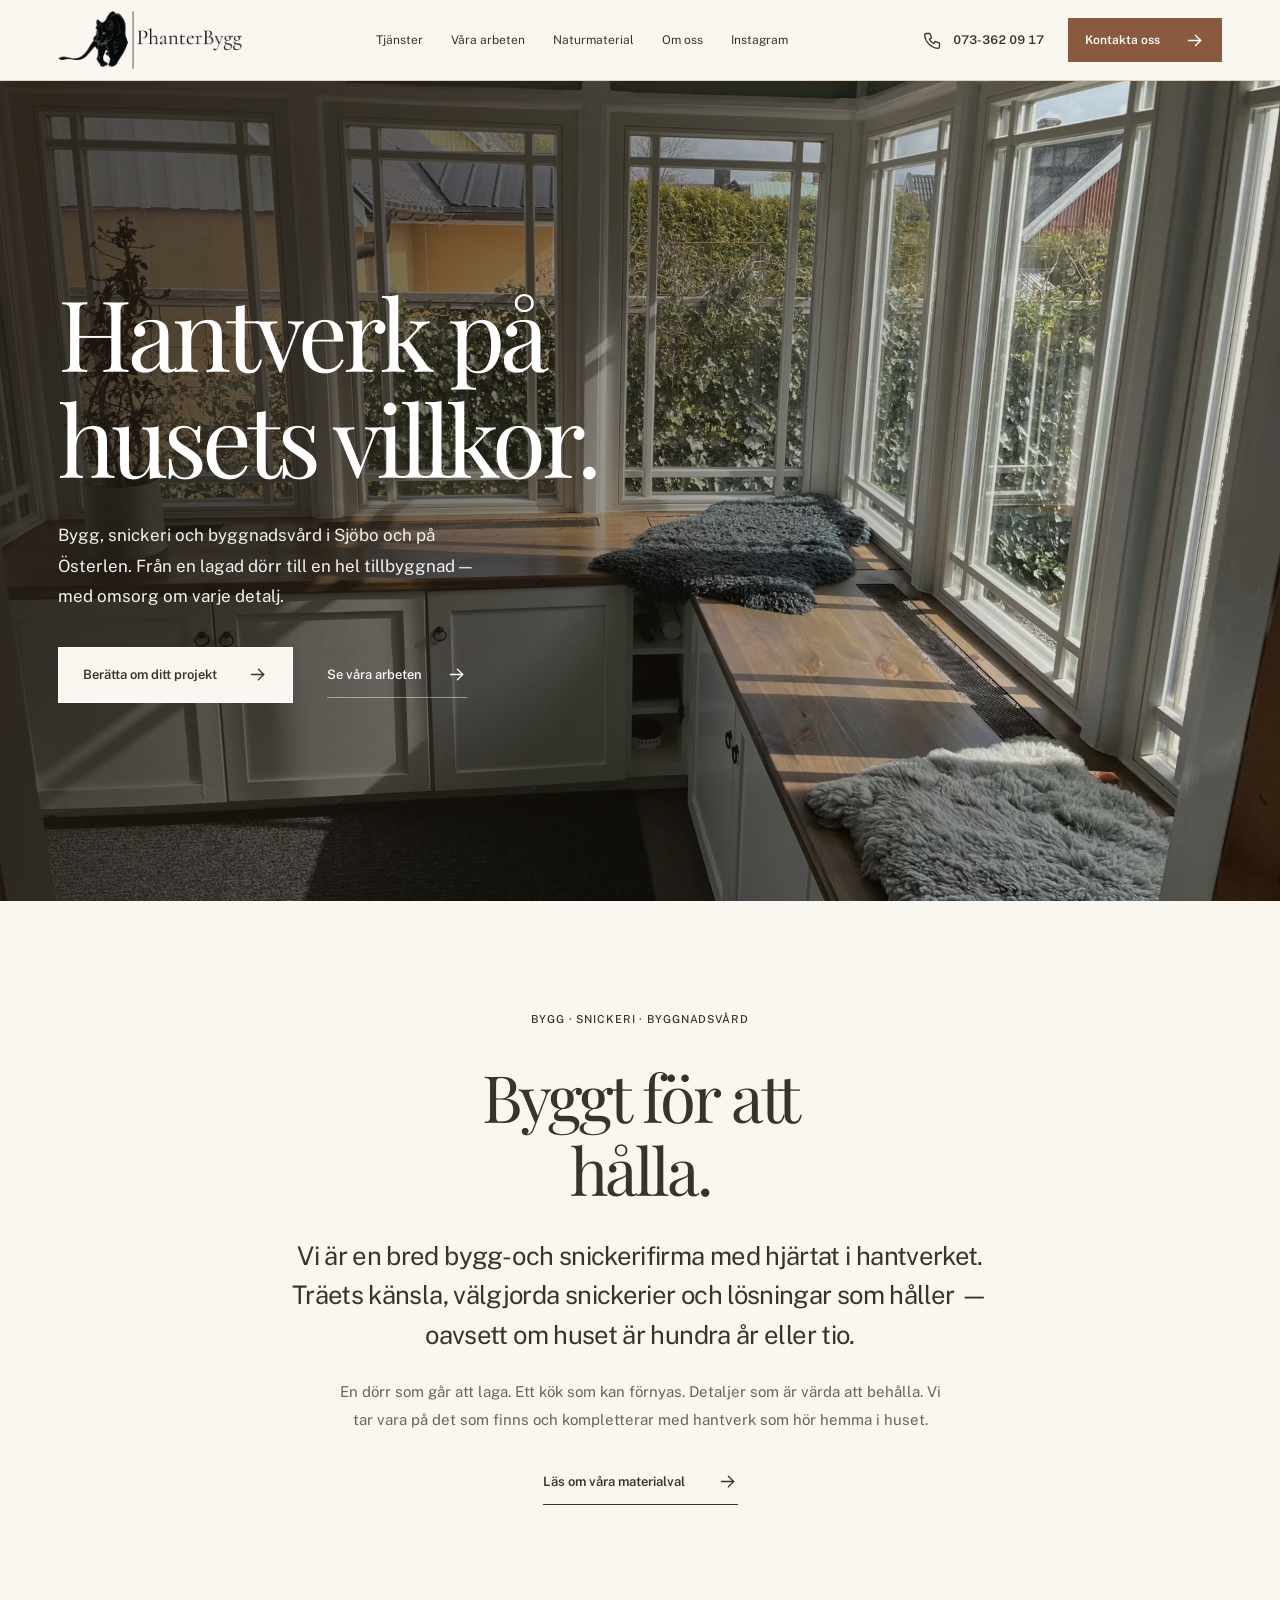
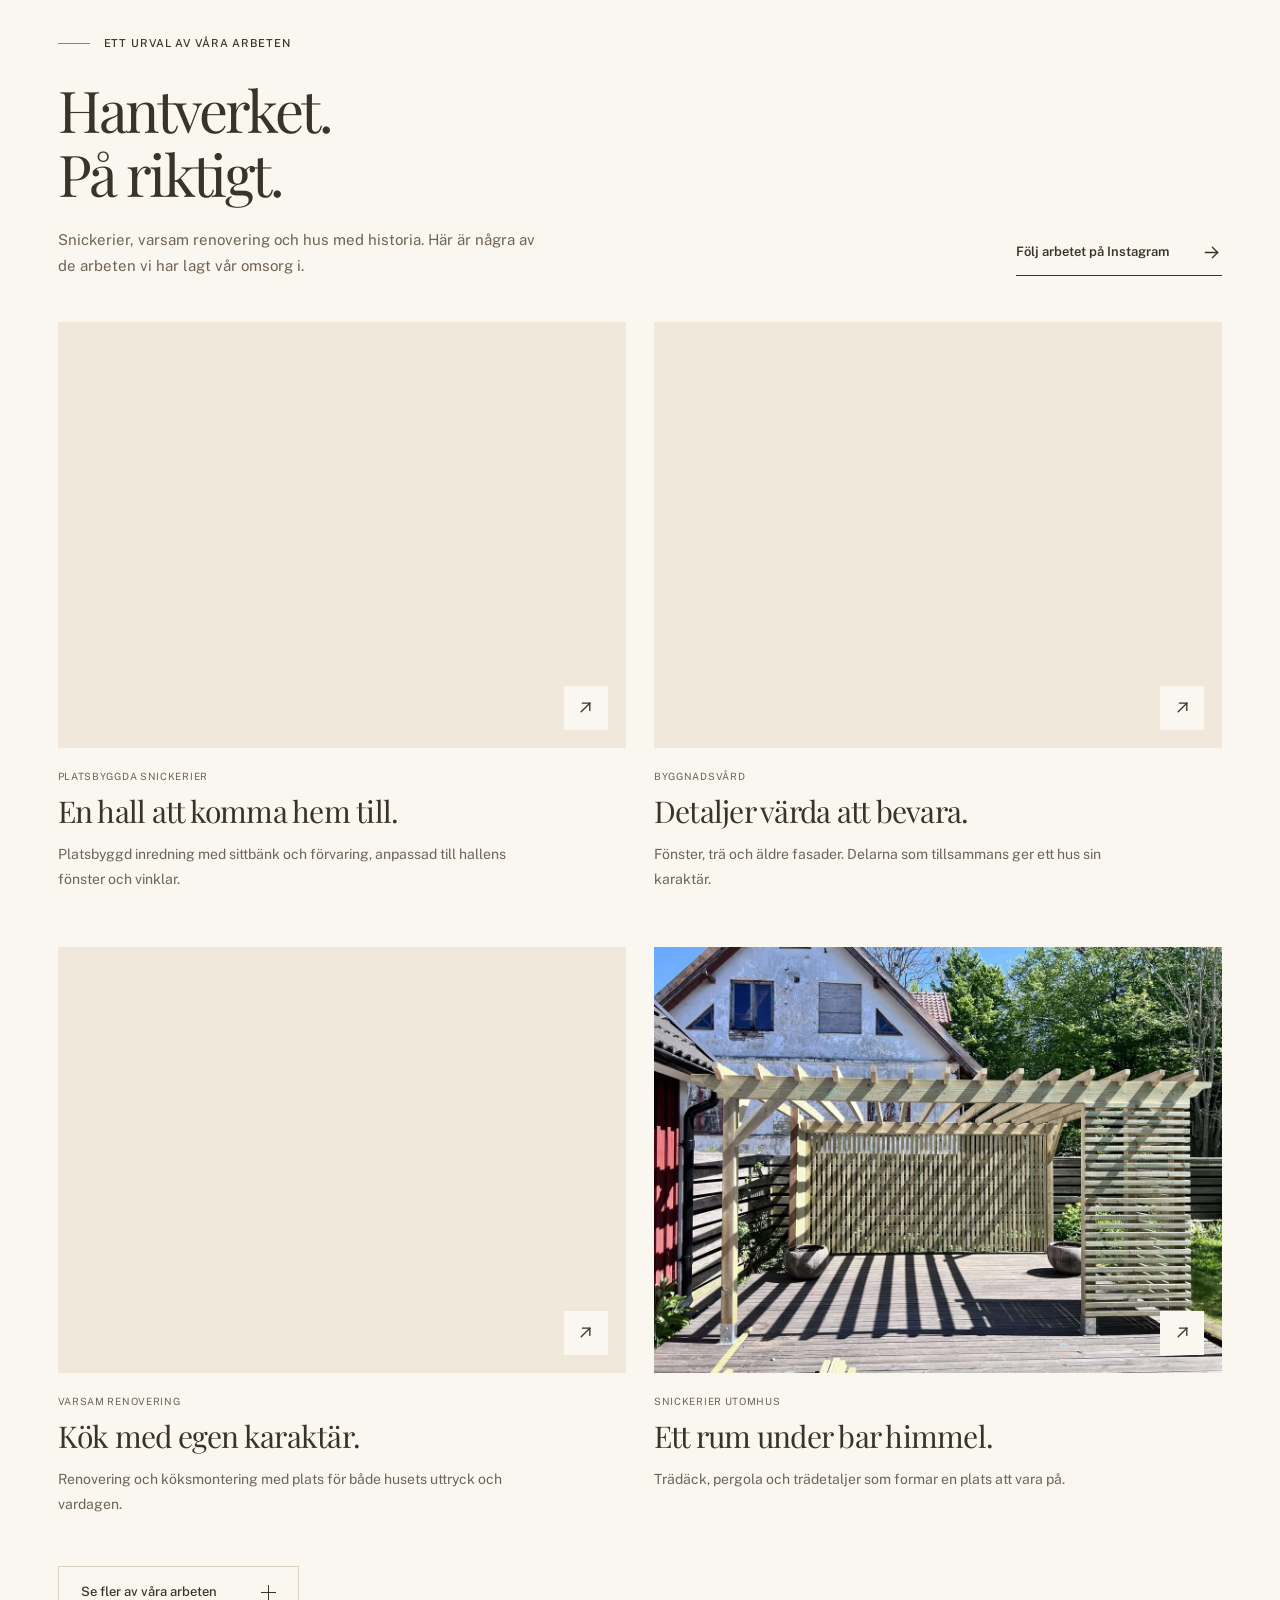
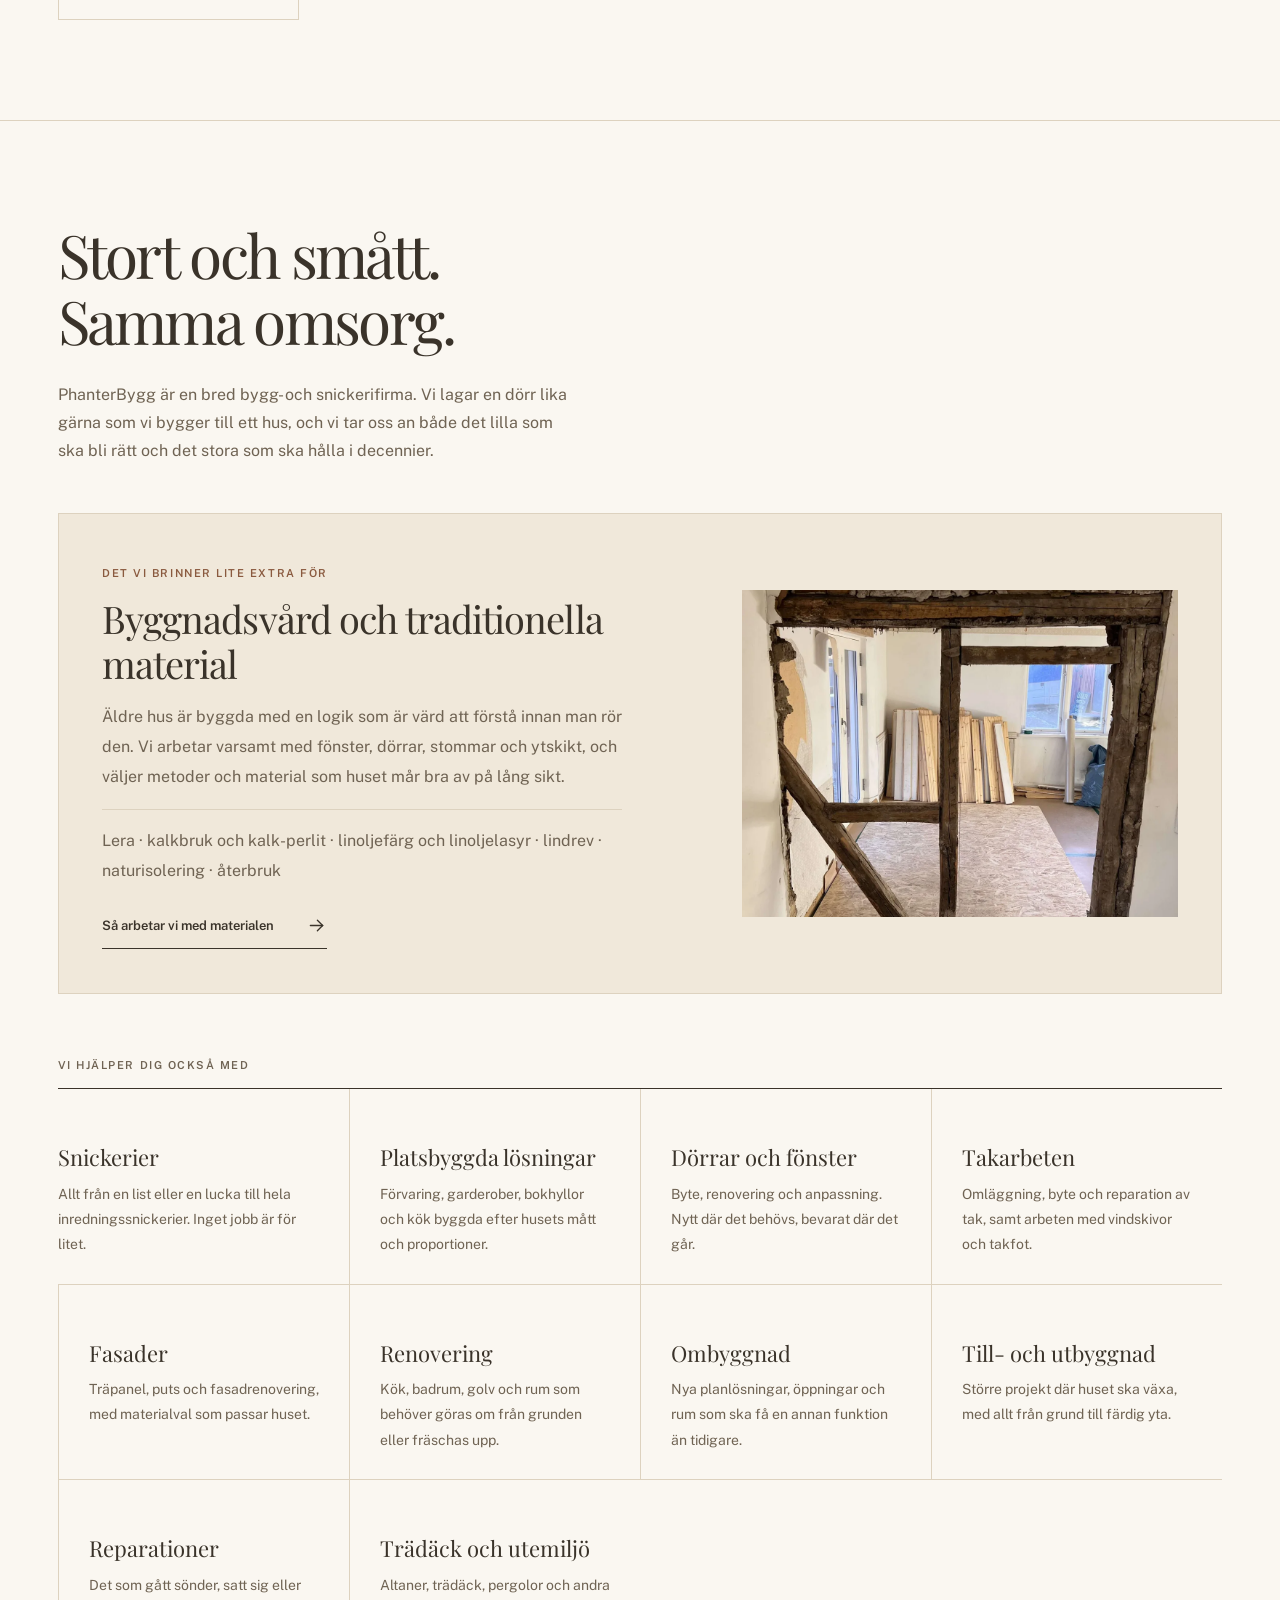
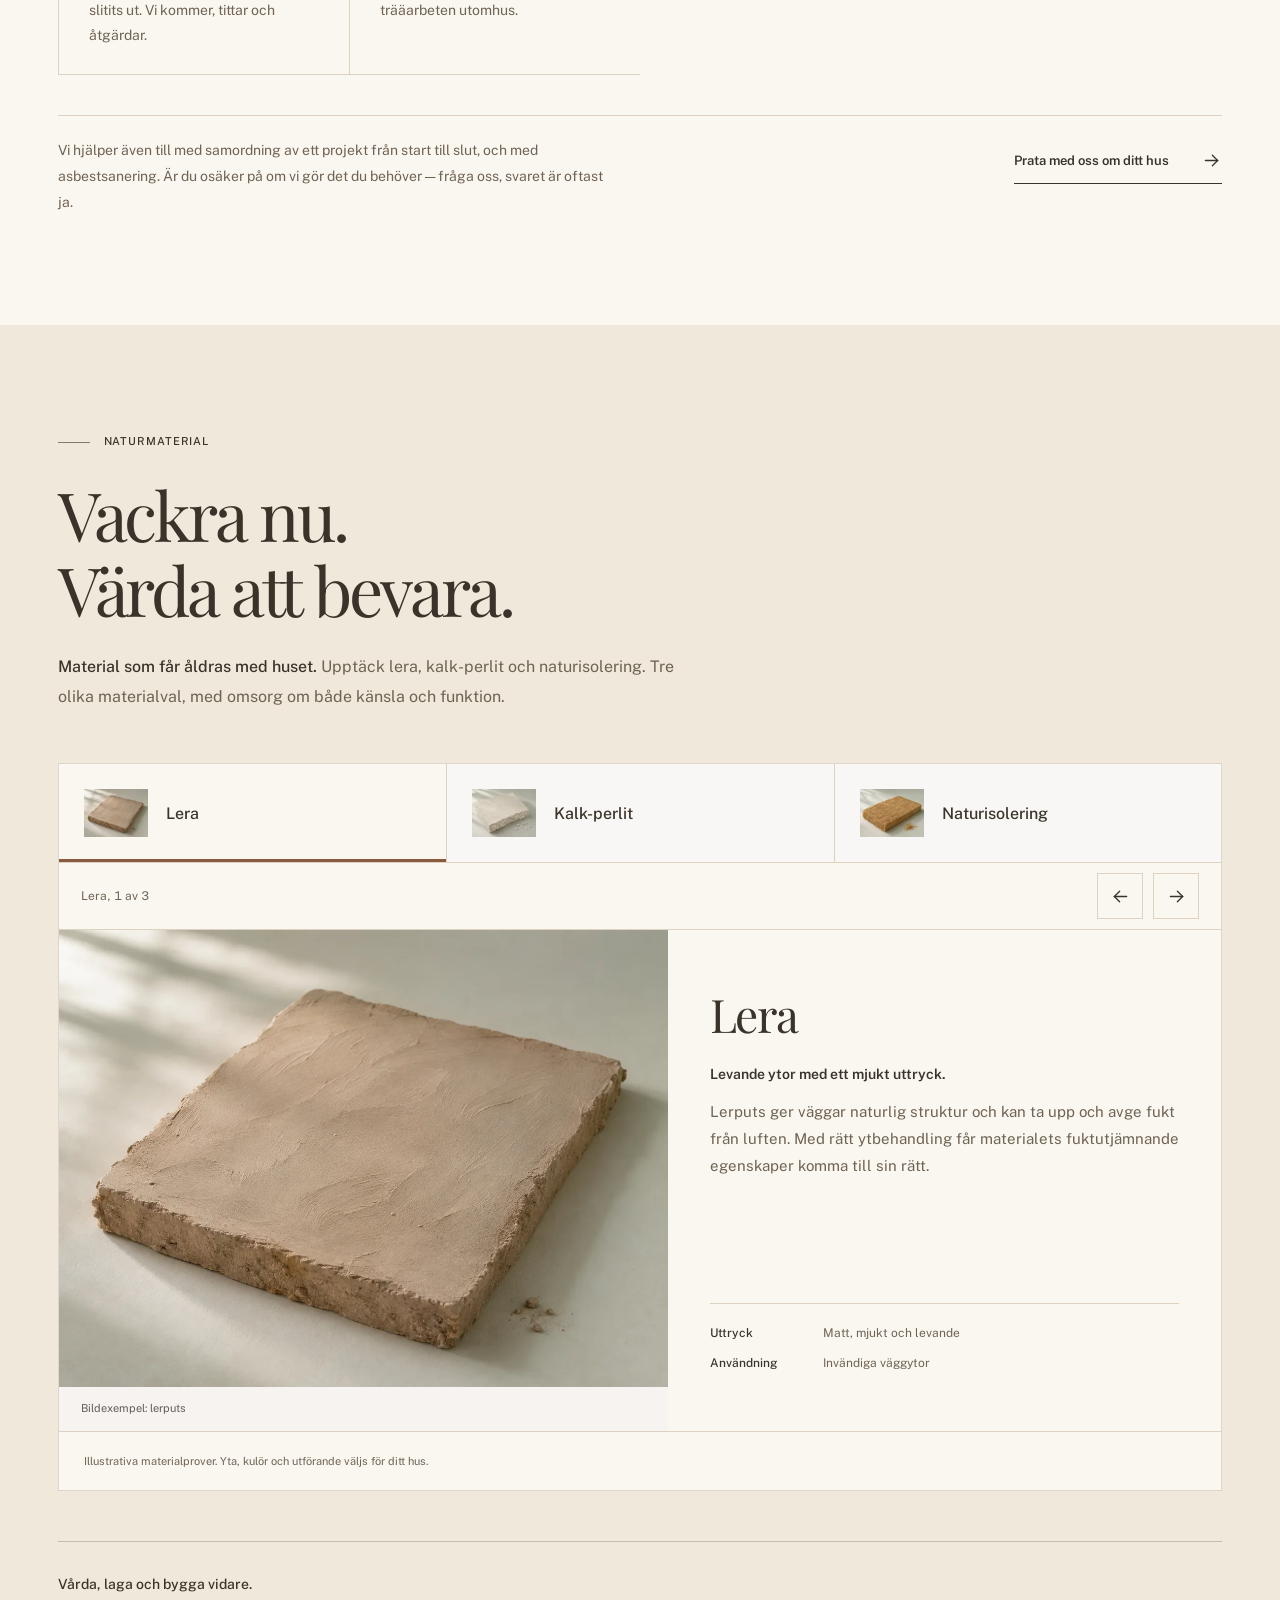
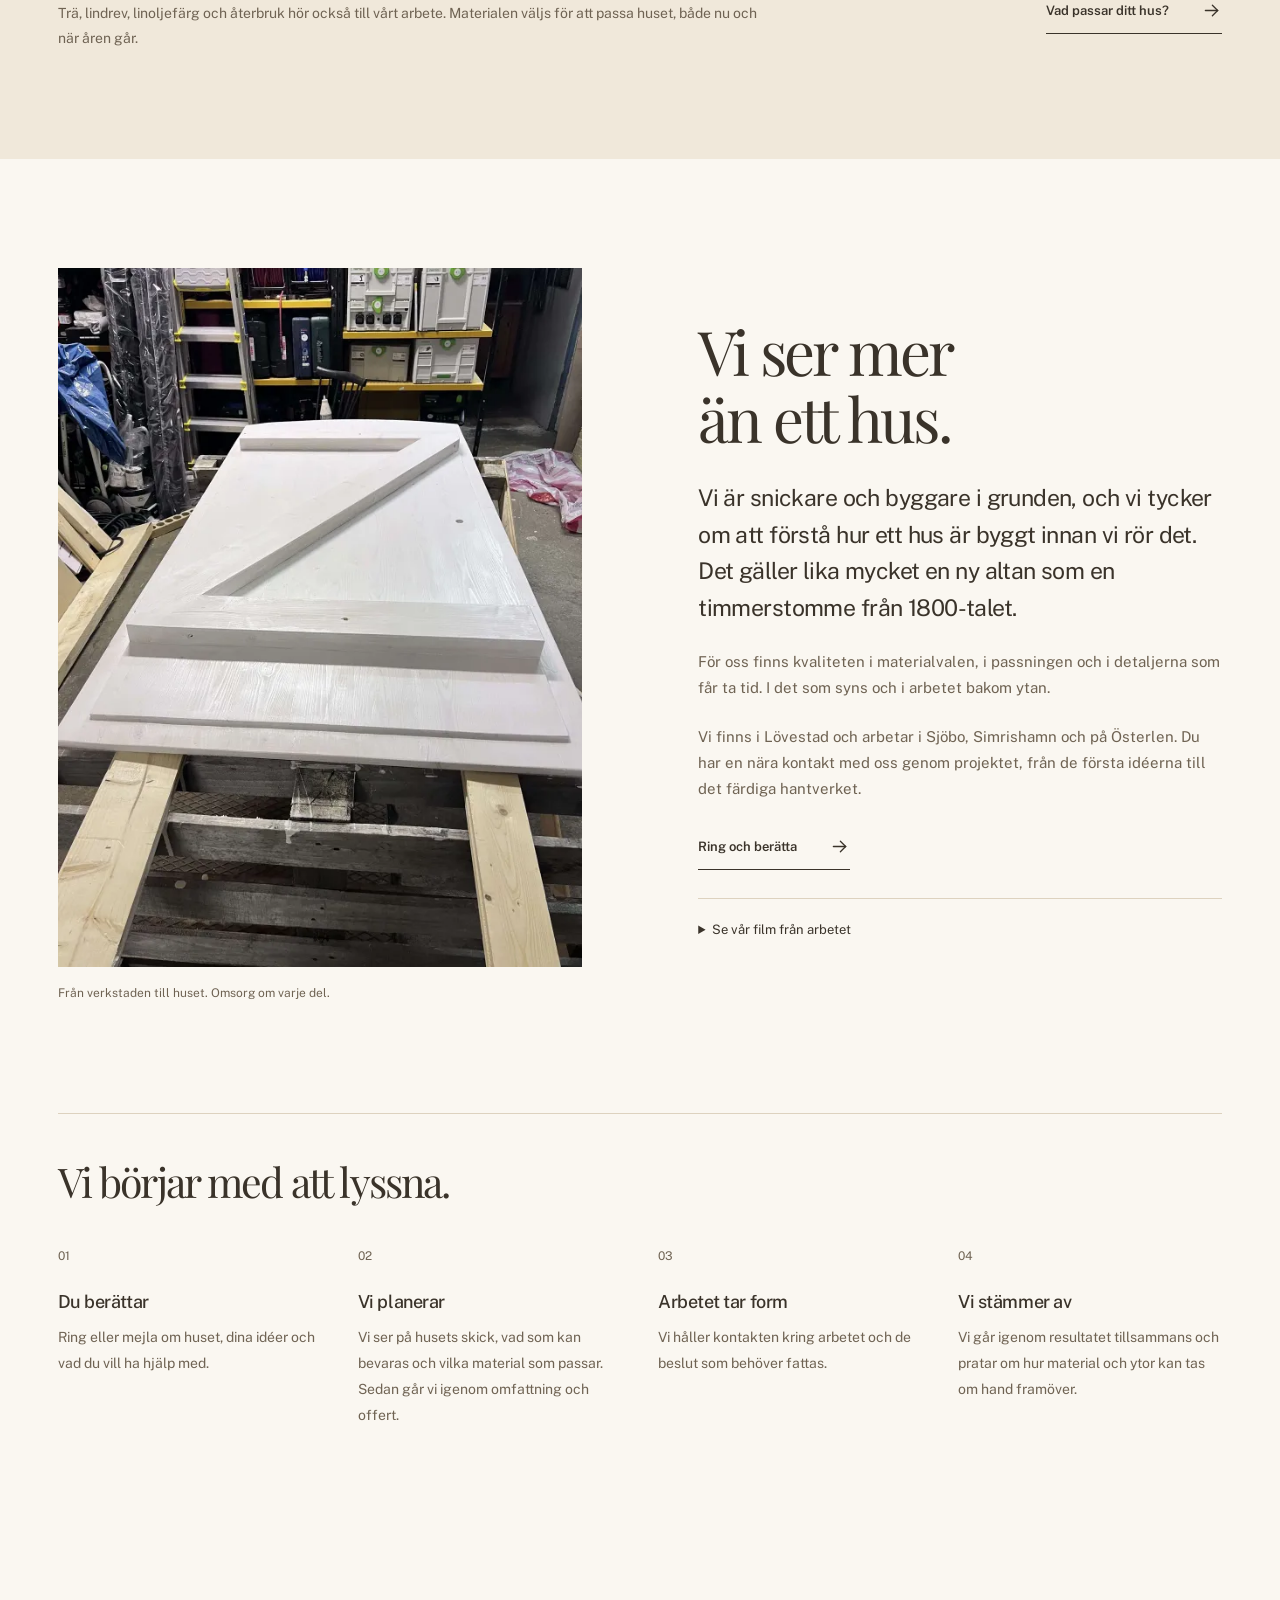
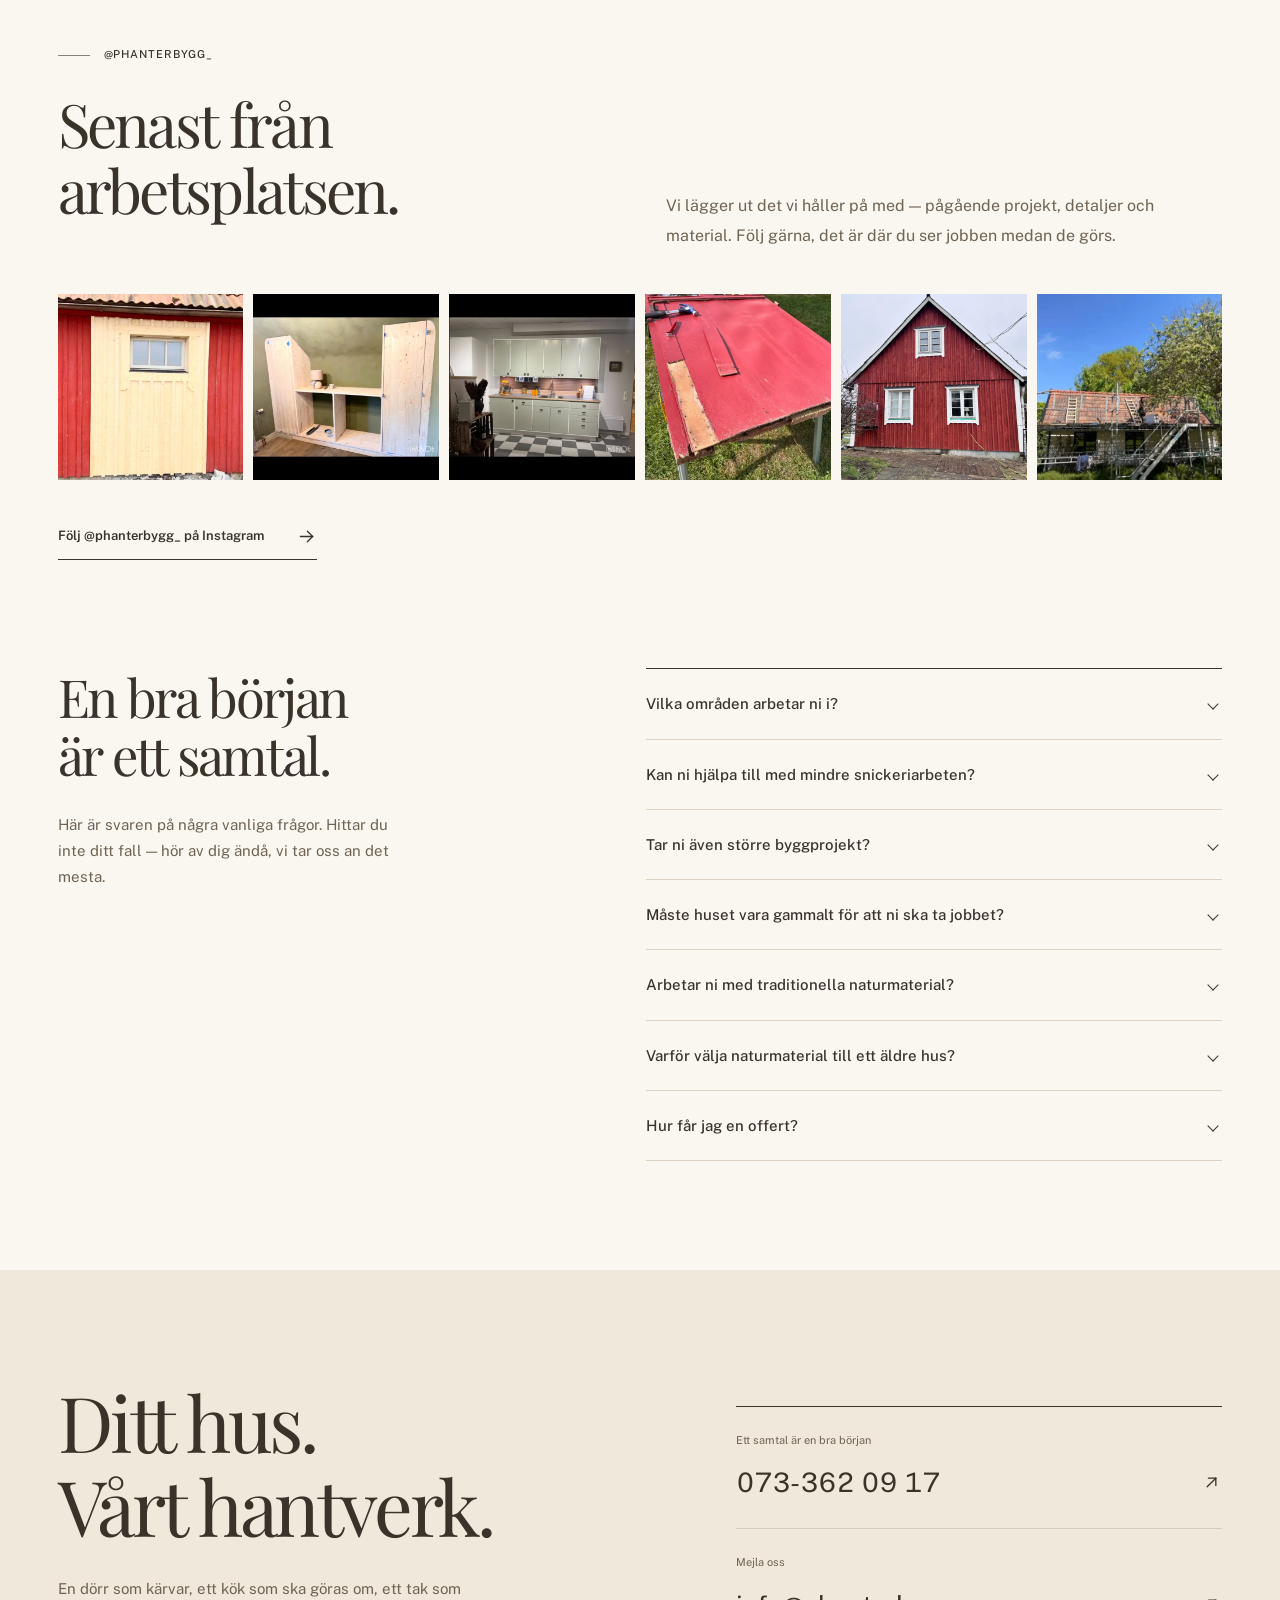
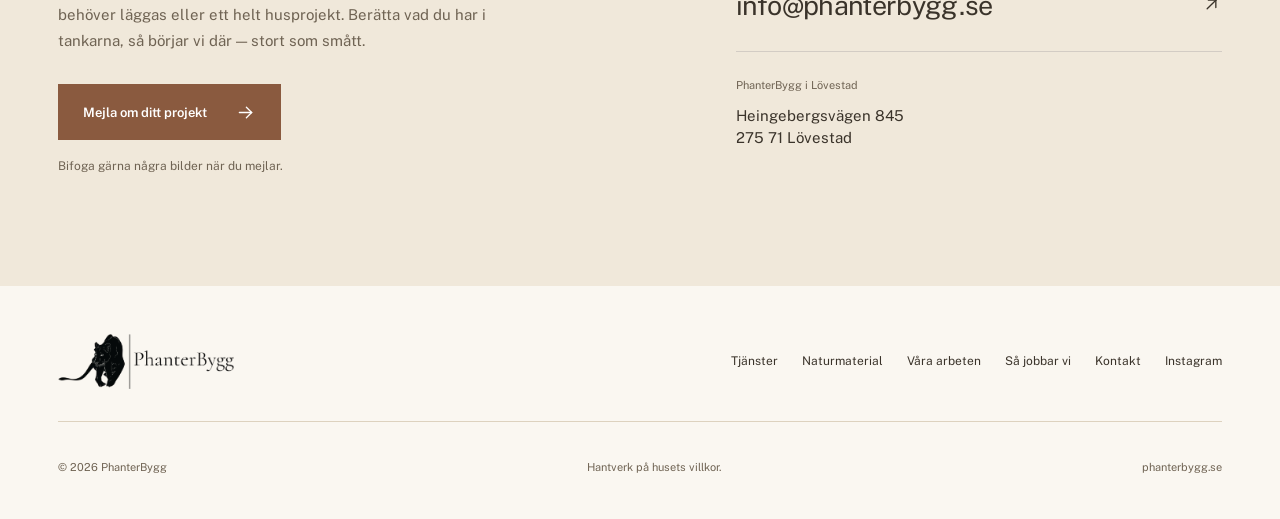
<file: index.html>
<!DOCTYPE html><html lang="sv"><head>
<meta charset="utf-8">
<meta name="viewport" content="width=device-width,initial-scale=1,viewport-fit=cover">
<title>PhanterBygg | Bygg, snickeri &amp; byggnadsvård i Sjöbo och på Österlen</title>
<meta name="description" content="Bygg- och snickerifirma i Sjöbo och på Österlen. Snickerier, renovering, tak, fasad, till- och ombyggnad — och byggnadsvård med traditionella material. Stora som små jobb.">
<meta name="robots" content="index,follow,max-image-preview:large">
<meta name="theme-color" content="#faf7f1"><meta name="color-scheme" content="light">
<meta name="referrer" content="strict-origin-when-cross-origin">
<link rel="canonical" href="https://www.phanterbygg.se/">
<link rel="icon" href="assets/favicon.png" type="image/png">
<link rel="preload" href="assets/public-sans.woff2" as="font" type="font/woff2" crossorigin="">
<link rel="stylesheet" href="styles.css?v=20261112-material">
<meta property="og:type" content="website"><meta property="og:locale" content="sv_SE"><meta property="og:site_name" content="PhanterBygg">
<meta property="og:title" content="PhanterBygg | Hantverk på husets villkor">
<meta property="og:description" content="Bred bygg- och snickerifirma med hjärtat i byggnadsvården. Från en lagad dörr till en hel tillbyggnad — samma omsorg om detaljerna.">
<meta property="og:url" content="https://www.phanterbygg.se/">
<meta property="og:image" content="https://www.phanterbygg.se/assets/hero-hall-1920.webp">
<meta property="og:image:alt" content="Platsbyggd hall med träbänk och förvaring av PhanterBygg">
<meta name="twitter:card" content="summary_large_image">
<script type="application/ld+json">{"@context":"https://schema.org","@graph":[{"@type":"GeneralContractor","@id":"https://www.phanterbygg.se/#foretag","name":"PhanterBygg","url":"https://www.phanterbygg.se/","logo":"https://www.phanterbygg.se/assets/logo.webp","image":"https://www.phanterbygg.se/assets/hero-hall-1920.webp","description":"Byggnadsvård och måttanpassade snickerier med naturmaterial i Lövestad, Sjöbo, Simrishamn och på Österlen.","telephone":"+46733620917","email":"info@phanterbygg.se","address":{"@type":"PostalAddress","streetAddress":"Heingebergsvägen 845","postalCode":"275 71","addressLocality":"Lövestad","addressCountry":"SE"},"areaServed":["Lövestad","Sjöbo","Simrishamn","Österlen"],"sameAs":["https://www.instagram.com/phanterbygg_/"],"hasOfferCatalog":{"@type":"OfferCatalog","name":"Byggnadsvård och snickerier","itemListElement":[{"@type":"Offer","itemOffered":{"@type":"Service","name":"Byggnadsvård"}},{"@type":"Offer","itemOffered":{"@type":"Service","name":"Snickerier"}},{"@type":"Offer","itemOffered":{"@type":"Service","name":"Varsam renovering"}}]},"knowsAbout":["Byggnadsvård","Snickerier","Varsam renovering","Naturmaterial","Lera","Kalk-perlit","Naturisolering","Återbruk"]},{"@type":"WebSite","@id":"https://www.phanterbygg.se/#webbplats","url":"https://www.phanterbygg.se/","name":"PhanterBygg","inLanguage":"sv-SE"},{"@type":"WebPage","@id":"https://www.phanterbygg.se/#sida","url":"https://www.phanterbygg.se/","name":"Byggnadsvård och snickeri i Sjöbo och på Österlen","inLanguage":"sv-SE","isPartOf":{"@id":"https://www.phanterbygg.se/#webbplats"},"about":{"@id":"https://www.phanterbygg.se/#foretag"}}]}</script>
<script src="script.js?v=20261112-material" defer=""></script>
<link rel="preload" href="assets/playfair-display.woff2" as="font" type="font/woff2" crossorigin=""></head>
<body id="top">
<svg xmlns="http://www.w3.org/2000/svg" width="0" height="0" aria-hidden="true" class="icon-definitions"><defs><symbol id="arrow" viewBox="0 0 24 24"><g fill="none" stroke="currentColor" stroke-width="1.5" stroke-linecap="round" stroke-linejoin="round"><path d="M5 12l14 0"></path><path d="M13 18l6 -6"></path><path d="M13 6l6 6"></path></g></symbol><symbol id="phone" viewBox="0 0 24 24"><path d="M5 4h4l2 5-2.5 1.5a11 11 0 0 0 5 5L15 13l5 2v4a2 2 0 0 1-2 2A17 17 0 0 1 3 6a2 2 0 0 1 2-2" fill="none" stroke="currentColor" stroke-width="1.5" stroke-linecap="round" stroke-linejoin="round"></path></symbol></defs></svg>
<a class="skip" href="#innehall">Hoppa till innehållet</a>
<header class="header" id="header"><div class="nav wrap">
<a class="brand" href="#top" aria-label="PhanterBygg, startsida"><img src="assets/logo.webp" alt="PhanterBygg" width="895" height="279"></a>
<nav class="nav-links" aria-label="Huvudmeny"><a href="#tjanster">Tjänster</a><a href="#projekt">Våra arbeten</a><a href="#naturmaterial">Naturmaterial</a><a href="#om-oss">Om oss</a><a href="#instagram">Instagram</a></nav>
<div class="nav-actions"><a class="nav-phone" href="tel:+46733620917" aria-label="Ring PhanterBygg på 073-362 09 17"><svg class="arrow" aria-hidden="true"><use href="#phone"></use></svg><span>073-362 09 17</span></a><a class="button nav-contact" href="#offert">Kontakta oss <svg class="arrow" aria-hidden="true"><use href="#arrow"></use></svg></a><button class="menu-toggle" aria-label="Öppna menyn" aria-expanded="false" aria-controls="mobile-menu"><span class="menu-label">Meny</span><span class="menu-lines" aria-hidden="true"><i></i><i></i></span></button></div>
</div></header>
<div class="mobile-menu" id="mobile-menu" hidden=""><nav aria-label="Mobilmeny"><a href="#tjanster">Tjänster</a><a href="#projekt">Våra arbeten</a><a href="#naturmaterial">Naturmaterial</a><a href="#om-oss">Om oss</a><a href="#instagram">Instagram</a><a href="#process">Så jobbar vi</a><a href="#offert">Kontakt</a></nav><div class="menu-contact"><a href="tel:+46733620917">073-362 09 17</a><a href="mailto:info@phanterbygg.se">info@phanterbygg.se</a></div></div>
<main id="innehall">
<section class="hero" aria-labelledby="hero-title">
<img class="hero-photo" src="assets/hero-hall-1920.webp" srcset="assets/hero-hall-900.webp 900w, assets/hero-hall-1920.webp 1920w" sizes="100vw" alt="Platsbyggd hall av PhanterBygg med träbänk, förvaring och ljus genom spröjsade fönster" width="1920" height="1440" fetchpriority="high" decoding="async">
<div class="hero-shade" aria-hidden="true"></div>
<div class="wrap hero-content"><h1 id="hero-title">Hantverk på<br> husets villkor.</h1><p>Bygg, snickeri och byggnadsvård i Sjöbo och på Österlen. Från en lagad dörr till en hel tillbyggnad — med omsorg om varje detalj.</p><div class="hero-actions"><a class="button" href="#offert">Berätta om ditt projekt <svg class="arrow" aria-hidden="true"><use href="#arrow"></use></svg></a><a class="hero-link" href="#projekt">Se våra arbeten <svg class="arrow" aria-hidden="true"><use href="#arrow"></use></svg></a></div></div>

</section>

<section class="intro section" aria-labelledby="intro-title"><div class="wrap intro-layout intro-editorial">
<div><span class="section-label">Bygg · Snickeri · Byggnadsvård</span><h2 id="intro-title">Byggt för att<br> hålla.</h2></div>
<div><p class="lead">Vi är en bred bygg- och snickerifirma med hjärtat i hantverket. Träets känsla, välgjorda snickerier och lösningar som håller — oavsett om huset är hundra år eller tio.</p><p>En dörr som går att laga. Ett kök som kan förnyas. Detaljer som är värda att behålla. Vi tar vara på det som finns och kompletterar med hantverk som hör hemma i huset.</p><a class="text-link" href="#naturmaterial">Läs om våra materialval <svg class="arrow" aria-hidden="true"><use href="#arrow"></use></svg></a></div>
</div></section><section class="projects section" id="projekt"><div class="wrap"><div class="projects-heading"><div><span class="section-label">Ett urval av våra arbeten</span><h2>Hantverket.<br> På riktigt.</h2><p>Snickerier, varsam renovering och hus med historia. Här är några av de arbeten vi har lagt vår omsorg i.</p></div><a class="text-link" href="https://www.instagram.com/phanterbygg_/" target="_blank" rel="noopener noreferrer">Följ arbetet på Instagram <svg class="arrow" aria-hidden="true"><use href="#arrow"></use></svg></a></div><div class="project-grid selected-projects"><figure class="project"><a class="project-image" href="assets/platsbyggd-hall.webp" data-viewer="" data-caption="En hall att komma hem till." aria-label="Visa hela bilden: En hall att komma hem till."><img src="assets/platsbyggd-hall.webp" srcset="assets/platsbyggd-hall-600.webp 600w, assets/platsbyggd-hall.webp 1200w" sizes="(max-width: 760px) calc(100vw - 40px), 47vw" alt="Platsbyggd hall med sittbänk, träskivor och vita förvaringsskåp" width="1200" height="900" loading="lazy" decoding="async"><span class="image-open" aria-hidden="true"><svg class="arrow" aria-hidden="true"><use href="#arrow"></use></svg></span></a><figcaption><span class="project-kind">Platsbyggda snickerier</span><h3>En hall att komma hem till.</h3><p>Platsbyggd inredning med sittbänk och förvaring, anpassad till hallens fönster och vinklar.</p></figcaption></figure><figure class="project"><a class="project-image" href="assets/fonster-tegel.webp" data-viewer="" data-caption="Detaljer värda att bevara." aria-label="Visa hela bilden: Detaljer värda att bevara."><img src="assets/fonster-tegel.webp" srcset="assets/fonster-tegel-600.webp 600w, assets/fonster-tegel.webp 1200w" sizes="(max-width: 760px) calc(100vw - 40px), 47vw" alt="Grönt träfönster i en äldre röd tegelfasad" width="1200" height="1600" loading="lazy" decoding="async"><span class="image-open" aria-hidden="true"><svg class="arrow" aria-hidden="true"><use href="#arrow"></use></svg></span></a><figcaption><span class="project-kind">Byggnadsvård</span><h3>Detaljer värda att bevara.</h3><p>Fönster, trä och äldre fasader. Delarna som tillsammans ger ett hus sin karaktär.</p></figcaption></figure><figure class="project"><a class="project-image" href="assets/koksrenovering.webp" data-viewer="" data-caption="Kök med egen karaktär." aria-label="Visa hela bilden: Kök med egen karaktär."><img src="assets/koksrenovering.webp" srcset="assets/koksrenovering-600.webp 600w, assets/koksrenovering.webp 1200w" sizes="(max-width: 760px) calc(100vw - 40px), 47vw" alt="Kök med grå skåpluckor, träbalkar och trappa" width="1200" height="900" loading="lazy" decoding="async"><span class="image-open" aria-hidden="true"><svg class="arrow" aria-hidden="true"><use href="#arrow"></use></svg></span></a><figcaption><span class="project-kind">Varsam renovering</span><h3>Kök med egen karaktär.</h3><p>Renovering och köksmontering med plats för både husets uttryck och vardagen.</p></figcaption></figure><figure class="project"><a class="project-image" href="assets/pergola.webp" data-viewer="" data-caption="Ett rum under bar himmel." aria-label="Visa hela bilden: Ett rum under bar himmel."><img src="assets/pergola.webp" srcset="assets/pergola-600.webp 600w, assets/pergola.webp 1200w" sizes="(max-width: 760px) calc(100vw - 40px), 47vw" alt="Pergola i trä med ribbväggar på en uteplats" width="1200" height="900" loading="lazy" decoding="async"><span class="image-open" aria-hidden="true"><svg class="arrow" aria-hidden="true"><use href="#arrow"></use></svg></span></a><figcaption><span class="project-kind">Snickerier utomhus</span><h3>Ett rum under bar himmel.</h3><p>Trädäck, pergola och trädetaljer som formar en plats att vara på.</p></figcaption></figure></div>
<details class="more-projects"><summary>Se fler av våra arbeten <span class="more-icon" aria-hidden="true"></span></summary><div class="project-grid extra-projects"><figure class="project"><a class="project-image" href="assets/platsbyggd-forvaring.webp" data-viewer="" data-caption="Förvaring som hör hemma." aria-label="Visa hela bilden: Förvaring som hör hemma."><img src="assets/platsbyggd-forvaring.webp" srcset="assets/platsbyggd-forvaring-600.webp 600w, assets/platsbyggd-forvaring.webp 1200w" sizes="(max-width: 600px) calc(100vw - 40px), (max-width: 1000px) 43vw, 29vw" alt="Vita platsbyggda skåpluckor i trä med svarta gångjärn" width="1200" height="900" loading="lazy" decoding="async"><span class="image-open" aria-hidden="true"><svg class="arrow" aria-hidden="true"><use href="#arrow"></use></svg></span></a><figcaption><h3>Förvaring som hör hemma.</h3><p>Måttanpassade snickerier med genomtänkta detaljer, från luckor till beslag.</p></figcaption></figure><figure class="project"><a class="project-image" href="assets/fasad-tra.webp" data-viewer="" data-caption="Hus med en historia." aria-label="Visa hela bilden: Hus med en historia."><img src="assets/fasad-tra.webp" srcset="assets/fasad-tra-600.webp 600w, assets/fasad-tra.webp 1200w" sizes="(max-width: 600px) calc(100vw - 40px), (max-width: 1000px) 43vw, 29vw" alt="Äldre rött trähus med vita fönster och träpanel" width="1200" height="1600" loading="lazy" decoding="async"><span class="image-open" aria-hidden="true"><svg class="arrow" aria-hidden="true"><use href="#arrow"></use></svg></span></a><figcaption><h3>Hus med en historia.</h3><p>Byggnadsvård och varsam renovering med respekt för det befintliga.</p></figcaption></figure>
<figure class="project"><a class="project-image letterbox" href="assets/snickeri.webp" data-viewer="" data-caption="Platsbyggd garderob under arbete." aria-label="Visa hela bilden av garderoben"><img src="assets/snickeri.webp" alt="Platsbyggd garderob i trä under arbete" width="640" height="1138" loading="lazy" decoding="async"><span class="image-open" aria-hidden="true"><svg class="arrow" aria-hidden="true"><use href="#arrow"></use></svg></span></a><figcaption><h3>Platsbyggt för rummet.</h3><p>Från lösa brädor till garderob med stomme, hyllor, luckor och beslag. Ett pågående snickeriarbete.</p></figcaption></figure>
<figure class="project"><a class="project-image letterbox" href="assets/kok.webp" data-viewer="" data-caption="Nya köksluckor, bevarade stommar." aria-label="Visa hela bilden av köket"><img src="assets/kok.webp" alt="Kök med nya ljusgröna luckor och bevarade stommar" width="640" height="1138" loading="lazy" decoding="async"><span class="image-open" aria-hidden="true"><svg class="arrow" aria-hidden="true"><use href="#arrow"></use></svg></span></a><figcaption><h3>Nya luckor. Samma stommar.</h3><p>Luckbyte i samarbete med Smedstorps Snickeri. Ett nytt uttryck utan att allt behöver rivas ut.</p></figcaption></figure>
<figure class="project"><a class="project-image" href="assets/byggnadsvard.webp" data-viewer="" data-caption="Nytt trä möter gammalt hus." aria-label="Visa hela bilden av träfasaden"><img src="assets/byggnadsvard.webp" alt="Ny träpanel och fönster på ett äldre rött hus" width="640" height="1138" loading="lazy" decoding="async"><span class="image-open" aria-hidden="true"><svg class="arrow" aria-hidden="true"><use href="#arrow"></use></svg></span></a><figcaption><h3>Nytt trä möter gammalt hus.</h3><p>Traditionella material och metoder med omsorg om husets befintliga delar.</p></figcaption></figure>
<figure class="project"><a class="project-image" href="assets/aterbruk.webp" data-viewer="" data-caption="Takarbete med återbruk av takpannor." aria-label="Visa hela bilden av takarbetet"><img src="assets/aterbruk.webp" alt="Takarbete där befintliga takpannor återbrukas" width="640" height="480" loading="lazy" decoding="async"><span class="image-open" aria-hidden="true"><svg class="arrow" aria-hidden="true"><use href="#arrow"></use></svg></span></a><figcaption><h3>Takpannor värda att behålla.</h3><p>Återbruk är en del av att förstå vad huset redan har.</p></figcaption></figure>
<figure class="project"><a class="project-image" href="assets/hantverk-ute.webp" data-viewer="" data-caption="Träkonstruktion och utekök." aria-label="Visa hela bilden av uteköket"><img src="assets/hantverk-ute.webp" srcset="assets/hantverk-ute-600.webp 600w, assets/hantverk-ute.webp 1200w" sizes="(max-width: 600px) calc(100vw - 40px), (max-width: 1000px) 43vw, 29vw" alt="Utekök under en träkonstruktion vid en äldre byggnad" width="1200" height="900" loading="lazy" decoding="async"><span class="image-open" aria-hidden="true"><svg class="arrow" aria-hidden="true"><use href="#arrow"></use></svg></span></a><figcaption><h3>Hantverk även utomhus.</h3><p>Trädetaljer, tak och plats för livet utanför huset.</p></figcaption></figure>
<figure class="project"><a class="project-image" href="assets/utemiljo.webp" data-viewer="" data-caption="Trädäck och uteplats." aria-label="Visa hela bilden av uteplatsen"><img src="assets/utemiljo.webp" srcset="assets/utemiljo-600.webp 600w, assets/utemiljo.webp 1200w" sizes="(max-width: 600px) calc(100vw - 40px), (max-width: 1000px) 43vw, 29vw" alt="Trädäck med sittplats och träskärm i en trädgård" width="1200" height="900" loading="lazy" decoding="async"><span class="image-open" aria-hidden="true"><svg class="arrow" aria-hidden="true"><use href="#arrow"></use></svg></span></a><figcaption><h3>Plats för en stund ute.</h3><p>Trädäck och utemiljöer som anpassas till huset och trädgården.</p></figcaption></figure>
<figure class="project"><a class="project-image" href="assets/byggnadsvard-stomme.webp" data-viewer="" data-caption="Det befintliga får leva vidare." aria-label="Visa hela bilden: Det befintliga får leva vidare."><img src="assets/byggnadsvard-stomme.webp" srcset="assets/byggnadsvard-stomme-600.webp 600w, assets/byggnadsvard-stomme.webp 1200w" sizes="(max-width: 760px) calc(100vw - 44px), 30vw" alt="Äldre trästomme frilagd under PhanterByggs byggnadsvårdsarbete" width="1200" height="1600" loading="lazy" decoding="async"><span class="image-open" aria-hidden="true"><svg class="arrow" aria-hidden="true"><use href="#arrow"></use></svg></span></a><figcaption><h3>Det befintliga får leva vidare.</h3><p>En äldre trästomme frilagd under ett byggnadsvårdsarbete.</p></figcaption></figure></div></details>
</div></section>
<section class="services section" id="tjanster"><div class="wrap services-layout"><div class="services-heading"><h2>Stort och smått.<br> Samma omsorg.</h2><p>PhanterBygg är en bred bygg- och snickerifirma. Vi lagar en dörr lika gärna som vi bygger till ett hus, och vi tar oss an både det lilla som ska bli rätt och det stora som ska hålla i decennier.</p></div><article class="service-feature"><div class="service-feature-text"><span class="service-flag">Det vi brinner lite extra för</span><h3>Byggnadsvård och traditionella material</h3><p>Äldre hus är byggda med en logik som är värd att förstå innan man rör den. Vi arbetar varsamt med fönster, dörrar, stommar och ytskikt, och väljer metoder och material som huset mår bra av på lång sikt.</p><p class="service-feature-materials">Lera · kalkbruk och kalk-perlit · linoljefärg och linoljelasyr · lindrev · naturisolering · återbruk</p><a class="text-link" href="#naturmaterial">Så arbetar vi med materialen <svg class="arrow" aria-hidden="true"><use href="#arrow"></use></svg></a></div><figure class="service-feature-photo"><img src="assets/byggnadsvard-stomme.webp" alt="Timmerstomme under renovering hos PhanterBygg" width="640" height="480" loading="lazy" decoding="async"></figure></article><h3 class="services-subhead">Vi hjälper dig också med</h3><ul class="service-grid"><li><h4>Snickerier</h4><p>Allt från en list eller en lucka till hela inredningssnickerier. Inget jobb är för litet.</p></li><li><h4>Platsbyggda lösningar</h4><p>Förvaring, garderober, bokhyllor och kök byggda efter husets mått och proportioner.</p></li><li><h4>Dörrar och fönster</h4><p>Byte, renovering och anpassning. Nytt där det behövs, bevarat där det går.</p></li><li><h4>Takarbeten</h4><p>Omläggning, byte och reparation av tak, samt arbeten med vindskivor och takfot.</p></li><li><h4>Fasader</h4><p>Träpanel, puts och fasadrenovering, med materialval som passar huset.</p></li><li><h4>Renovering</h4><p>Kök, badrum, golv och rum som behöver göras om från grunden eller fräschas upp.</p></li><li><h4>Ombyggnad</h4><p>Nya planlösningar, öppningar och rum som ska få en annan funktion än tidigare.</p></li><li><h4>Till- och utbyggnad</h4><p>Större projekt där huset ska växa, med allt från grund till färdig yta.</p></li><li><h4>Reparationer</h4><p>Det som gått sönder, satt sig eller slitits ut. Vi kommer, tittar och åtgärdar.</p></li><li><h4>Trädäck och utemiljö</h4><p>Altaner, trädäck, pergolor och andra trääarbeten utomhus.</p></li></ul><div class="services-tail"><p class="services-note">Vi hjälper även till med samordning av ett projekt från start till slut, och med asbestsanering. Är du osäker på om vi gör det du behöver — fråga oss, svaret är oftast ja.</p><a class="text-link" href="#offert">Prata med oss om ditt hus <svg class="arrow" aria-hidden="true"><use href="#arrow"></use></svg></a></div></div></section>
<section class="material section" id="naturmaterial" aria-labelledby="material-title"><div class="wrap">
<header class="material-heading"><span class="section-label">Naturmaterial</span><h2 id="material-title">Vackra nu.<br> Värda att bevara.</h2><p><strong>Material som får åldras med huset.</strong> Upptäck lera, kalk-perlit och naturisolering. Tre olika materialval, med omsorg om både känsla och funktion.</p></header>
<div class="material-guide" aria-label="Utforska våra naturmaterial">
<div class="material-tabs" hidden=""><button class="material-tab" id="tab-lera" type="button" data-material="lera"><img src="assets/material-lera-160.webp" alt="" width="160" height="120" loading="lazy"><span>Lera</span></button><button class="material-tab" id="tab-kalk-perlit" type="button" data-material="kalk-perlit"><img src="assets/material-kalk-perlit-160.webp" alt="" width="160" height="120" loading="lazy"><span>Kalk-perlit</span></button><button class="material-tab" id="tab-naturisolering" type="button" data-material="naturisolering"><img src="assets/material-naturisolering-160.webp" alt="" width="160" height="120" loading="lazy"><span>Naturisolering</span></button></div>
<div class="material-controls" hidden=""><span class="material-count" aria-live="polite" aria-atomic="true">Lera, 1 av 3</span><button class="material-prev" type="button" aria-label="Föregående material" aria-controls="material-panels"><svg class="arrow" aria-hidden="true"><use href="#arrow"></use></svg></button><button class="material-next" type="button" aria-label="Nästa material" aria-controls="material-panels"><svg class="arrow" aria-hidden="true"><use href="#arrow"></use></svg></button></div>
<div class="material-panels" id="material-panels"><article class="material-panel" id="lera">
<figure class="material-visual"><img class="material-sample" src="assets/material-lera-1200.webp" srcset="assets/material-lera-640.webp 640w, assets/material-lera-1200.webp 1200w" sizes="(max-width: 760px) calc(100vw - 44px), 52vw" width="1200" height="900" alt="Illustrativt materialprov av matt lerputs med naturlig struktur" loading="lazy" decoding="async"><figcaption>Bildexempel: lerputs</figcaption><p class="material-image-fallback" hidden="">Bilden kunde inte laddas. Läs om materialet här intill.</p></figure>
<div class="material-panel-copy"><h3>Lera</h3><p class="material-benefit">Levande ytor med ett mjukt uttryck.</p><p>Lerputs ger väggar naturlig struktur och kan ta upp och avge fukt från luften. Med rätt ytbehandling får materialets fuktutjämnande egenskaper komma till sin rätt.</p><dl class="material-facts"><div><dt>Uttryck</dt><dd>Matt, mjukt och levande</dd></div><div><dt>Användning</dt><dd>Invändiga väggytor</dd></div></dl></div>
</article><article class="material-panel" id="kalk-perlit">
<figure class="material-visual"><img class="material-sample" src="assets/material-kalk-perlit-1200.webp" srcset="assets/material-kalk-perlit-640.webp 640w, assets/material-kalk-perlit-1200.webp 1200w" sizes="(max-width: 760px) calc(100vw - 44px), 52vw" width="1200" height="900" alt="Illustrativt materialprov av kalkputs med perlit och synligt poröst tvärsnitt" loading="lazy" decoding="async"><figcaption>Bildexempel: kalkputs med perlit</figcaption><p class="material-image-fallback" hidden="">Bilden kunde inte laddas. Läs om materialet här intill.</p></figure>
<div class="material-panel-copy"><h3>Kalk-perlit</h3><p class="material-benefit">Mineralisk känsla med isolerande egenskaper.</p><p>Kalkputs med lätt perlit kan bidra med isolering och låta vattenånga passera. En lösning att överväga vid varsam renovering, med uppbyggnad och ytskikt anpassade till väggen.</p><dl class="material-facts"><div><dt>Uttryck</dt><dd>Ljust, mineraliskt och strukturerat</dd></div><div><dt>Användning</dt><dd>Isolerande puts i lämpliga konstruktioner</dd></div></dl></div>
</article><article class="material-panel" id="naturisolering">
<figure class="material-visual"><img class="material-sample" src="assets/material-naturisolering-1200.webp" srcset="assets/material-naturisolering-640.webp 640w, assets/material-naturisolering-1200.webp 1200w" sizes="(max-width: 760px) calc(100vw - 44px), 52vw" width="1200" height="900" alt="Illustrativt materialprov av naturisolering med tätt sammanflätade träfibrer" loading="lazy" decoding="async"><figcaption>Bildexempel: träfiberisolering</figcaption><p class="material-image-fallback" hidden="">Bilden kunde inte laddas. Läs om materialet här intill.</p></figure>
<div class="material-panel-copy"><h3>Naturisolering</h3><p class="material-benefit">Komfort med huset som utgångspunkt.</p><p>Träfiber och andra naturbaserade isolermaterial kan minska värmeförluster och dämpa ljud. Vi ser till helheten, där isolering, lufttäthet och fukthantering behöver fungera tillsammans.</p><dl class="material-facts"><div><dt>Uttryck</dt><dd>Naturliga fibrer i konstruktionen</dd></div><div><dt>Användning</dt><dd>Isolering som anpassas till huset</dd></div></dl></div>
</article></div>
<div class="material-guide-footer"><p class="material-illustration">Illustrativa materialprover. Yta, kulör och utförande väljs för ditt hus.</p></div>
</div>
<div class="material-closing"><p><strong>Vårda, laga och bygga vidare.</strong> Trä, lindrev, linoljefärg och återbruk hör också till vårt arbete. Materialen väljs för att passa huset, både nu och när åren går.</p><a class="text-link" href="#offert">Vad passar ditt hus? <svg class="arrow" aria-hidden="true"><use href="#arrow"></use></svg></a></div>
</div></section>

<section class="about section" id="om-oss"><div class="wrap about-layout"><figure class="about-photo-wrap"><div class="about-photo"><img src="assets/dorr-verkstad.webp" srcset="assets/dorr-verkstad-600.webp 600w, assets/dorr-verkstad.webp 1200w" sizes="(max-width: 760px) calc(100vw - 40px), 42vw" alt="Trädörr med diagonalt trästag under tillverkning i verkstaden" width="1200" height="1600" loading="lazy" decoding="async"></div><figcaption>Från verkstaden till huset. Omsorg om varje del.</figcaption></figure><div class="about-copy"><h2>Vi ser mer<br> än ett hus.</h2><p class="lead">Vi är snickare och byggare i grunden, och vi tycker om att förstå hur ett hus är byggt innan vi rör det. Det gäller lika mycket en ny altan som en timmerstomme från 1800-talet.</p><p>För oss finns kvaliteten i materialvalen, i passningen och i detaljerna som får ta tid. I det som syns och i arbetet bakom ytan.</p><p>Vi finns i Lövestad och arbetar i Sjöbo, Simrishamn och på Österlen. Du har en nära kontakt med oss genom projektet, från de första idéerna till det färdiga hantverket.</p><a class="text-link" href="tel:+46733620917">Ring och berätta <svg class="arrow" aria-hidden="true"><use href="#arrow"></use></svg></a><details class="film"><summary>Se vår film från arbetet</summary><video controls="" playsinline="" preload="none" poster="assets/hus.webp" width="1920" height="1080" aria-label="PhanterByggs film från byggarbetet"><source src="assets/phanterbygg-film.mp4" type="video/mp4">Din webbläsare kan inte spela filmen. <a href="assets/phanterbygg-film.mp4">Öppna filmen här.</a></video></details></div></div></section>
<section class="process section" id="process"><div class="wrap process-inner"><h2>Vi börjar med att lyssna.</h2><div class="process-steps"><article><h3>Du berättar</h3><p>Ring eller mejla om huset, dina idéer och vad du vill ha hjälp med.</p></article><article><h3>Vi planerar</h3><p>Vi ser på husets skick, vad som kan bevaras och vilka material som passar. Sedan går vi igenom omfattning och offert.</p></article><article><h3>Arbetet tar form</h3><p>Vi håller kontakten kring arbetet och de beslut som behöver fattas.</p></article><article><h3>Vi stämmer av</h3><p>Vi går igenom resultatet tillsammans och pratar om hur material och ytor kan tas om hand framöver.</p></article></div></div></section>
<section class="insta section" id="instagram" aria-labelledby="insta-title"><div class="wrap"><div class="insta-head"><div><span class="section-label">@phanterbygg_</span><h2 id="insta-title">Senast från<br> arbetsplatsen.</h2></div><p>Vi lägger ut det vi håller på med — pågående projekt, detaljer och material. Följ gärna, det är där du ser jobben medan de görs.</p></div><ul class="insta-grid"><li><a href="https://www.instagram.com/reel/DcsZjT9oh0h/" target="_blank" rel="noopener noreferrer"><img src="assets/byggnadsvard.webp" alt="Lindrev och traditionella material i ett pågående byggnadsvårdsprojekt" width="640" height="640" loading="lazy" decoding="async"></a></li><li><a href="https://www.instagram.com/reel/DcSvATJoEqf/" target="_blank" rel="noopener noreferrer"><img src="assets/snickeri.webp" alt="Platsbyggd garderob under tillverkning" width="640" height="640" loading="lazy" decoding="async"></a></li><li><a href="https://www.instagram.com/reel/Dd_Nx8SINIE/" target="_blank" rel="noopener noreferrer"><img src="assets/kok.webp" alt="Kök där luckorna bytts men stommarna behållits" width="640" height="640" loading="lazy" decoding="async"></a></li><li><a href="https://www.instagram.com/reel/DbuprwIoZik/" target="_blank" rel="noopener noreferrer"><img src="assets/dorr.webp" alt="Renoverad trädörr med ny nederdel och tröskel" width="640" height="640" loading="lazy" decoding="async"></a></li><li><a href="https://www.instagram.com/phanterbygg_/" target="_blank" rel="noopener noreferrer"><img src="assets/fasad-tra.webp" alt="Träfasad under arbete" width="640" height="640" loading="lazy" decoding="async"></a></li><li><a href="https://www.instagram.com/phanterbygg_/" target="_blank" rel="noopener noreferrer"><img src="assets/aterbruk.webp" alt="Återbrukat virke sorterat på arbetsplatsen" width="640" height="640" loading="lazy" decoding="async"></a></li></ul><a class="text-link insta-follow" href="https://www.instagram.com/phanterbygg_/" target="_blank" rel="noopener noreferrer">Följ @phanterbygg_ på Instagram <svg class="arrow" aria-hidden="true"><use href="#arrow"></use></svg></a></div></section>
<section class="faq section" id="fragor"><div class="wrap faq-layout"><div><h2>En bra början<br> är ett samtal.</h2><p>Här är svaren på några vanliga frågor. Hittar du inte ditt fall — hör av dig ändå, vi tar oss an det mesta.</p></div><div><details><summary>Vilka områden arbetar ni i?</summary><p>Vi utgår från Lövestad och arbetar i Sjöbo, Simrishamn och på Österlen. Hör av dig om ditt hus ligger i närheten så pratar vi om möjligheterna.</p></details><details><summary>Kan ni hjälpa till med mindre snickeriarbeten?</summary><p>Absolut, det är en stor del av vad vi gör. En lagad dörr, en list som ska sitta rätt, en platsbyggd garderob eller en lucka som inte stänger — sådant är vardag för oss. Hör av dig oavsett hur litet du tycker att det är.</p></details><details><summary>Tar ni även större byggprojekt?</summary><p>Ja. Vi gör renoveringar, ombyggnader, till- och utbyggnader, takarbeten och fasader, och samordnar projektet från start till slut. Samma omsorg om detaljerna oavsett storlek på jobbet.</p></details><details><summary>Måste huset vara gammalt för att ni ska ta jobbet?</summary><p>Nej. Byggnadsvård och traditionella material är något vi brinner lite extra för, men vi arbetar lika gärna med nyare hus och vanliga renoveringar. Det är hantverket som styr, inte husets ålder.</p></details><details><summary>Arbetar ni med traditionella naturmaterial?</summary><p>Ja. Vi arbetar med naturmaterial som trä och lera, och hjälper dig att resonera kring kalk-perlit och naturisolering. Lindrev, linoljefärg, linoljelasyr och återbruk hör också till vårt arbete. Valet styrs av huset, underlaget och konstruktionen.</p></details><details><summary>Varför välja naturmaterial till ett äldre hus?</summary><p>Naturmaterial kan ge ytor med karaktär och lösningar som går att vårda över tid. Lerputs kan jämna ut fukt från luften, och träfiberisolering kan bidra till värme- och ljudisolering. Det avgörande är att material, ytbehandling och konstruktion passar ihop. Därför börjar vi med husets förutsättningar.</p></details><details><summary>Hur får jag en offert?</summary><p>Ring <a href="tel:+46733620917">073-362 09 17</a> eller mejla <a href="mailto:info@phanterbygg.se">info@phanterbygg.se</a>. Beskriv gärna vad du vill göra och var huset finns. Bifoga bilder om du har, så har vi något att utgå ifrån. Offerten är kostnadsfri.</p></details></div></div></section>
<section class="contact section" id="offert"><div class="wrap contact-layout"><div class="contact-copy"><h2>Ditt hus.<br> Vårt hantverk.</h2><p>En dörr som kärvar, ett kök som ska göras om, ett tak som behöver läggas eller ett helt husprojekt. Berätta vad du har i tankarna, så börjar vi där — stort som smått.</p><a class="button" href="mailto:info@phanterbygg.se?subject=Mitt%20projekt%20-%20PhanterBygg">Mejla om ditt projekt <svg class="arrow" aria-hidden="true"><use href="#arrow"></use></svg></a><p class="contact-note">Bifoga gärna några bilder när du mejlar.</p></div><dl class="contact-info"><div><dt>Ett samtal är en bra början</dt><dd><a href="tel:+46733620917">073-362 09 17 <svg class="arrow" aria-hidden="true"><use href="#arrow"></use></svg></a></dd></div><div><dt>Mejla oss</dt><dd><a href="mailto:info@phanterbygg.se">info@phanterbygg.se <svg class="arrow" aria-hidden="true"><use href="#arrow"></use></svg></a></dd></div><div><dt>PhanterBygg i Lövestad</dt><dd><address>Heingebergsvägen 845<br>275 71 Lövestad</address></dd></div></dl></div></section>
</main>
<footer class="footer"><div class="wrap"><div class="footer-top"><a href="#top" aria-label="PhanterBygg, till sidans början"><img class="footer-logo" src="assets/logo.webp" width="895" height="279" alt="PhanterBygg" loading="lazy"></a><nav class="footer-nav" aria-label="Sidfotsmeny"><a href="#tjanster">Tjänster</a><a href="#naturmaterial">Naturmaterial</a><a href="#projekt">Våra arbeten</a><a href="#process">Så jobbar vi</a><a href="#offert">Kontakt</a><a href="https://www.instagram.com/phanterbygg_/" target="_blank" rel="noopener noreferrer">Instagram</a></nav></div><div class="footer-bottom"><span>© <span id="year">2026</span> PhanterBygg</span><span>Hantverk på husets villkor.</span><a href="https://www.phanterbygg.se/">phanterbygg.se</a></div></div></footer>
<nav class="mobile-bar" aria-label="Snabb kontakt"><a href="tel:+46733620917"><svg class="arrow" aria-hidden="true"><use href="#phone"></use></svg>Ring oss</a><a href="mailto:info@phanterbygg.se?subject=Mitt%20projekt%20-%20PhanterBygg">Mejla om ditt projekt <svg class="arrow" aria-hidden="true"><use href="#arrow"></use></svg></a></nav>
<dialog class="viewer" aria-label="Projektbilder" aria-describedby="viewer-caption"><button class="viewer-close" aria-label="Stäng bildvisaren">Stäng <span aria-hidden="true" class="close-icon"></span></button><figure><img class="viewer-image" src="assets/hero-hall-900.webp" loading="lazy" alt=""><figcaption id="viewer-caption" aria-live="polite"></figcaption></figure><div class="viewer-controls"><button class="viewer-prev" aria-label="Föregående bild"><svg class="arrow" aria-hidden="true"><use href="#arrow"></use></svg></button><span class="viewer-count"></span><button class="viewer-next" aria-label="Nästa bild"><svg class="arrow" aria-hidden="true"><use href="#arrow"></use></svg></button></div><p class="viewer-error" hidden="">Bilden kunde inte laddas. <a href="assets/hero-hall-1920.webp" class="viewer-original">Öppna originalbilden</a>.</p></dialog>

</body></html>
</file>
<file: styles.css>
@font-face{font-family:Public Sans;src:url(assets/public-sans.woff2) format('woff2');font-weight:400 800;font-display:swap}
@font-face{font-family:Playfair;src:url(assets/playfair-display.woff2) format('woff2');font-weight:400;font-style:normal;font-display:swap}
:root{--paper:#faf7f1;--surface:#f0e8da;--ink:#3a332a;--muted:#6f6353;--line:#ddd2bf;--accent:#8a5a3f;--sans:'Public Sans',sans-serif;--serif:Playfair,Georgia,serif;--gutter:clamp(24px,4.5vw,80px);--max:1360px;--ease:cubic-bezier(.23,1,.32,1);color-scheme:light;scrollbar-color:#978c7e #faf7f1}
*,*::before,*::after{box-sizing:border-box}
html{scroll-behavior:smooth;scroll-padding-top:100px}
body{margin:0;background:var(--paper);color:var(--ink);font:400 16px/1.75 var(--sans);-webkit-font-smoothing:antialiased;font-synthesis:none}
body.menu-open,body:has(.viewer[open]){overflow:hidden}
a{color:inherit;text-underline-offset:5px}
button{font:inherit;color:inherit;cursor:pointer;border-radius:0}
a,button{-webkit-tap-highlight-color:transparent}
img,video{display:block;max-width:100%}
figure,dl{margin:0}p,h1,h2,h3{margin-top:0}
h1,h2{font-family:var(--serif);font-weight:400;letter-spacing:-.045em;line-height:1.1;text-wrap:balance}
h2{font-size:clamp(42px,4.7vw,68px);margin-bottom:28px}
h3{font-family:var(--sans);font-size:24px;line-height:1.3;letter-spacing:-.025em;font-weight:500}
p{margin-bottom:22px}::selection{background:#e1d9ce;color:#2c2318}
:focus-visible{outline:3px solid var(--accent);outline-offset:5px}
[hidden]{display:none!important}
.wrap{width:min(calc(100% - var(--gutter)*2),var(--max));margin-inline:auto}
.section{padding-block:clamp(76px,8.5vw,128px)}
.icon-definitions{position:absolute}.skip{position:fixed;top:12px;left:12px;transform:translateY(-200%);padding:10px 20px;background:var(--paper);z-index:99}.skip:focus{transform:none}
.arrow{width:21px;height:21px;flex:none}
.button{display:inline-flex;align-items:center;justify-content:space-between;gap:28px;min-height:56px;padding:15px 24px;background:var(--accent);color:#fff;border:1px solid var(--accent);text-decoration:none;font-size:13px;font-weight:600;line-height:1.5;transition:background .18s,transform .16s var(--ease)}
.button:active{transform:scale(.98)}
.text-link{display:inline-flex;justify-content:space-between;gap:32px;align-items:center;text-decoration:none;border-bottom:1px solid currentColor;padding-block:12px;font-size:13px;font-weight:600;line-height:1.5;min-height:46px}
.text-link .arrow,.hero-link .arrow{transition:transform .2s var(--ease)}
.section-label{display:flex;align-items:center;gap:14px;font-size:11px;line-height:1.6;letter-spacing:.08em;text-transform:uppercase;margin-bottom:26px;font-weight:500}
.section-label::before{content:'';width:32px;height:1px;background:currentColor;opacity:.6;flex:none}
.lead{font-size:clamp(21px,2.1vw,28px);line-height:1.55;letter-spacing:-.025em}

/* The original identity sits on a quiet, solid navigation bar. */
.header{position:sticky;top:0;z-index:20;background:var(--paper);border-bottom:1px solid var(--line)}
.nav{height:80px;display:flex;align-items:center;justify-content:space-between;gap:30px}
.brand{display:block;flex:none}.brand img{width:184px;height:58px;object-fit:contain}
.nav-links{display:flex;align-items:center;gap:28px;margin-inline:auto}.nav-links a{font-size:12px;white-space:nowrap;text-decoration:none;padding:15px 0}
.nav-actions{display:flex;align-items:center;gap:24px}.nav-phone{display:flex;align-items:center;gap:10px;font-size:12px;font-weight:600;text-decoration:none;white-space:nowrap;font-variant-numeric:tabular-nums}
.nav-contact{min-height:44px;font-size:12px;padding:10px 16px;gap:24px}
.menu-toggle{display:none;background:transparent;border:1px solid var(--line);align-items:center;justify-content:center;padding:10px 13px;gap:12px;min-height:44px;font-size:12px}
.menu-lines{width:20px;display:grid;gap:5px}.menu-lines i{display:block;height:1px;background:currentColor}
.mobile-menu{position:fixed;z-index:30;inset:72px 0 0;background:var(--paper);padding:24px var(--gutter) 40px;overflow-y:auto;overscroll-behavior:contain}
.mobile-menu nav{display:grid}.mobile-menu nav a{font-family:var(--serif);font-size:30px;line-height:1.3;padding:14px 0;text-decoration:none;border-bottom:1px solid var(--line)}
.menu-contact{margin-top:28px;display:grid;gap:10px}.menu-contact a{padding:8px 0}

/* Spacious photo hero, with image detail preserved on the right. */
.hero{position:relative;isolation:isolate;display:flex;align-items:center;height:calc(100svh - 80px);min-height:650px;max-height:880px;background:#393025;color:#fff;overflow:hidden}
.hero-photo,.hero-shade{position:absolute;inset:0;width:100%;height:100%;z-index:-2}
.hero-photo{object-fit:cover;object-position:center 61%}
.hero-shade{z-index:-1;background:linear-gradient(90deg,rgba(32,25,17,.80),rgba(32,25,17,.54) 40%,rgba(32,25,17,.12) 80%)}
.hero-content{padding-block:64px}
.hero h1{font-size:clamp(68px,7.7vw,112px);line-height:1.07;max-width:850px;letter-spacing:-.05em;margin-bottom:30px}
.hero-content>p{font-size:17px;max-width:430px;line-height:1.8;color:#f4f2ef;margin-bottom:35px}
.hero-actions{display:flex;align-items:center;gap:34px}
.hero .button{background:var(--paper);color:var(--ink);border-color:#fff;min-width:235px}
.hero-link{display:inline-flex;gap:24px;align-items:center;padding-block:12px;font-size:13px;line-height:1.5;font-weight:500;text-decoration:none;border-bottom:1px solid #ffffff70;min-height:46px}
.hero :focus-visible{outline-color:#fff}

/* An editorial pause between the hero and the actual work. */
.intro{padding-block:110px 100px}
.intro-editorial{display:block;text-align:center;max-width:830px}
.intro .section-label{justify-content:center;margin-bottom:30px}.intro .section-label::before{display:none}
.intro h2{font-size:clamp(48px,5.1vw,76px);line-height:1.12;margin-bottom:32px}
.intro .lead{max-width:740px;margin:0 auto 22px;font-size:clamp(21px,2vw,26px)}
.intro p:not(.lead){max-width:620px;margin:0 auto 18px;color:var(--muted);font-size:15px;line-height:1.9}
.intro .text-link{margin-top:6px}

/* Project images form a considered, aligned two-column portfolio. */
.projects{padding-top:30px;padding-bottom:100px}
.projects-heading{display:flex;justify-content:space-between;align-items:end;gap:50px;margin-bottom:42px}
.projects-heading h2{font-size:clamp(44px,4.5vw,64px);margin-bottom:22px}
.projects-heading p{max-width:490px;color:var(--muted);font-size:15px;margin:0}
.projects-heading>.text-link{flex:none;margin-bottom:4px}
.project-grid{display:grid;grid-template-columns:repeat(2,minmax(0,1fr));gap:54px 28px}
.project-image{display:block;position:relative;aspect-ratio:4/3;overflow:hidden;background:var(--surface)}
.project-image img{width:100%;height:100%;object-fit:cover;transition:transform .28s var(--ease)}
.project-image.letterbox img{position:absolute;height:237.084%;top:-68.542%;object-fit:fill}
.image-open{position:absolute;bottom:18px;right:18px;width:44px;height:44px;display:grid;place-items:center;background:var(--paper);color:var(--ink);transition:background .18s,color .18s}
.image-open .arrow{transform:rotate(-45deg)}
.project figcaption{padding-top:20px;max-width:550px}
.project-kind{display:block;font-size:10px;letter-spacing:.07em;text-transform:uppercase;color:var(--muted);margin-bottom:8px}
.project h3{font-family:var(--serif);font-size:30px;line-height:1.23;font-weight:400;margin-bottom:12px;letter-spacing:-.025em}
.project p{font-size:14px;color:var(--muted);line-height:1.8;margin:0;max-width:490px}
.more-projects{margin-top:48px}.more-projects>summary{display:flex;justify-content:space-between;align-items:center;width:max-content;max-width:100%;gap:44px;cursor:pointer;list-style:none;border:1px solid var(--line);min-height:54px;padding:13px 22px;font-size:13px;font-weight:500}
summary::-webkit-details-marker{display:none}.more-icon{width:15px;height:15px;position:relative;flex:none}.more-icon:before,.more-icon:after{content:'';position:absolute;top:7px;left:0;width:15px;height:1px;background:currentColor}.more-icon:after{transform:rotate(90deg)}.more-projects[open] .more-icon:after{transform:none}.extra-projects{margin-top:38px;grid-template-columns:repeat(3,minmax(0,1fr))}.extra-projects h3{font-size:25px}

/* Three fields of craft, without repeated picture-and-text blocks. */
.services{border-top:1px solid var(--line);padding-top:100px}
.services-heading{max-width:720px;margin-bottom:48px}.services-heading>p{max-width:510px;color:var(--muted);margin:0;font-size:16px}
.services-tail{display:flex;justify-content:space-between;align-items:start;gap:40px;margin-top:40px;padding-top:22px;border-top:1px solid var(--line)}.services-tail>.text-link{flex:none}

/* A quiet green material study gives the long page a different rhythm. */
.material{background:var(--surface)}
.material-heading{max-width:780px;margin-bottom:52px}.material-heading h2{font-size:clamp(48px,5.3vw,78px);margin-bottom:26px}.material-heading>p{max-width:620px;font-size:16px;color:var(--muted);line-height:1.85;margin:0}.material-heading strong{font-weight:500;color:var(--ink)}
.material-closing{border-top:1px solid #c4bcb2;margin-top:50px;padding-top:30px;display:flex;align-items:center;justify-content:space-between;gap:50px}
.material-closing p{font-size:14px;color:var(--muted);max-width:700px;margin:0}.material-closing strong{display:block;color:var(--ink);font-weight:500;margin-bottom:5px}.material-closing .text-link{flex:none}

.about-layout{display:grid;grid-template-columns:1fr 1fr;gap:10%;align-items:center}
.about-photo{aspect-ratio:3/4;overflow:hidden;background:var(--surface)}.about-photo img{width:100%;height:100%;object-fit:contain}
.about-photo-wrap figcaption{font-size:12px;color:var(--muted);margin-top:16px}.about-copy h2{font-size:clamp(46px,4.8vw,70px)}.about-copy p{font-size:15px;color:var(--muted)}.about-copy .lead{font-size:clamp(20px,1.8vw,25px);color:var(--ink);line-height:1.6}
.film{margin-top:28px;border-top:1px solid var(--line);padding-top:8px}.film summary{cursor:pointer;font-size:13px;padding:12px 0;min-height:48px}.film video{width:100%;height:auto;margin-top:18px;background:#261f16;aspect-ratio:16/9;object-fit:contain;color:#fff}
.process{padding-top:0}.process-inner{padding-top:45px;border-top:1px solid var(--line)}.process h2{font-size:clamp(35px,3.2vw,46px);margin-bottom:42px}
.process-steps{display:grid;grid-template-columns:repeat(4,minmax(0,1fr));gap:36px;counter-reset:steps}.process-steps article{position:relative;padding-top:44px;counter-increment:steps}.process-steps article:before{content:'0' counter(steps);position:absolute;top:0;left:0;font-size:12px;color:var(--muted)}.process-steps h3{font-size:18px;font-weight:500;margin-bottom:12px}.process-steps p{font-size:14px;color:var(--muted);margin:0;line-height:1.85}
.faq{padding-top:0}.faq-layout{display:grid;grid-template-columns:.9fr 1.1fr;gap:10%}.faq h2{font-size:clamp(40px,4.1vw,58px)}.faq-layout>div>p{color:var(--muted);max-width:350px;font-size:15px}
.faq details{border-bottom:1px solid var(--line)}.faq details:first-child{border-top:1px solid var(--ink)}.faq summary{cursor:pointer;padding:23px 32px 23px 0;font-size:15px;font-weight:500;list-style:none;position:relative;line-height:1.55}.faq summary:after{content:'';position:absolute;right:5px;top:31px;width:8px;height:8px;border-right:1px solid;border-bottom:1px solid;transform:rotate(45deg)}.faq details[open] summary:after{transform:rotate(225deg)}.faq details p{font-size:15px;color:var(--muted);padding-right:24px;margin:0 0 24px}
.contact{background:var(--surface)}.contact-layout{display:grid;grid-template-columns:1.05fr .95fr;gap:12%;align-items:center}.contact-copy h2{font-size:clamp(52px,6vw,86px)}.contact-copy p{max-width:460px;color:var(--muted);font-size:15px;margin-bottom:30px}.contact-copy .contact-note{font-size:12px;margin:16px 0 0}
.contact-info{border-top:1px solid var(--ink)}.contact-info>div{padding:24px 0;border-bottom:1px solid #d3ccc4}.contact-info>div:last-child{padding-bottom:0;border-bottom:0}.contact-info dt{font-size:11px;color:var(--muted);margin-bottom:10px}.contact-info dd{margin:0;font-size:clamp(20px,2.1vw,30px);line-height:1.5;letter-spacing:-.025em}.contact-info a{display:flex;justify-content:space-between;gap:14px;align-items:center;text-decoration:none;overflow-wrap:anywhere;min-height:44px;font-variant-numeric:tabular-nums}.contact-info address{font-style:normal;font-size:15px;letter-spacing:0}.contact-info .arrow{transform:rotate(-45deg)}
.footer{padding:48px 0 30px}.footer-top{display:flex;align-items:center;justify-content:space-between;gap:30px}.footer-logo{width:176px;height:55px;object-fit:contain}.footer-nav{display:flex;gap:24px;flex-wrap:wrap}.footer-nav a{font-size:12px;text-decoration:none;padding:12px 0;min-height:44px}.footer-bottom{display:flex;justify-content:space-between;gap:20px;align-items:center;border-top:1px solid var(--line);padding-top:23px;margin-top:32px;color:var(--muted);font-size:11px}.footer-bottom a{min-height:44px;display:flex;align-items:center;text-decoration:none}.mobile-bar{display:none}

/* Whole-image viewer retains native dialog focus management. */
.viewer{position:fixed;inset:0;margin:0;padding:80px 32px 28px;width:100vw;max-width:100vw;height:100svh;max-height:100svh;border:0;background:#241e16;color:#fff;overflow:auto}
.viewer[open]{display:flex;flex-direction:column;align-items:center;justify-content:center;gap:20px}.viewer::backdrop{background:#241e16}
.viewer figure{display:flex;flex-direction:column;align-items:center;gap:14px;width:100%;min-height:0;flex:1;justify-content:center}.viewer-image{max-width:100%;width:auto;max-height:calc(100svh - 210px);height:auto;object-fit:contain}.viewer figcaption{font-size:15px;text-align:center;line-height:1.5}
.viewer-close{position:absolute;top:18px;right:24px;display:inline-flex;align-items:center;gap:16px;min-height:46px;padding:10px 16px;background:#463c2f;border:1px solid #ffffff40;color:#fff;font-size:14px}
.close-icon{position:relative;width:16px;height:16px}.close-icon:before,.close-icon:after{content:'';position:absolute;top:7px;left:0;width:16px;height:1px;background:currentColor;transform:rotate(45deg)}.close-icon:after{transform:rotate(-45deg)}
.viewer-controls{display:flex;align-items:center;gap:24px;flex:none}.viewer-controls button{width:48px;height:48px;display:grid;place-items:center;border:1px solid #ffffff50;background:transparent;color:#fff}.viewer-prev .arrow{transform:rotate(180deg)}.viewer-count{font-size:13px;font-variant-numeric:tabular-nums;min-width:50px;text-align:center}.viewer :focus-visible{outline-color:#fff}.viewer-error{margin:0;text-align:center}

@media(hover:hover) and (pointer:fine){.button:hover{background:#3d3122}.hero .button:hover{background:#ece6de}.nav-links a:hover,.footer-nav a:hover{text-decoration:underline}.text-link:hover .arrow,.hero-link:hover .arrow{transform:translateX(4px)}.hero-link:hover{border-color:#fff}.project-image:hover img{transform:scale(1.025)}.project-image:hover .image-open{background:var(--accent);color:#fff}.more-projects>summary:hover{border-color:var(--accent)}.contact-info a:hover{text-decoration:underline}.viewer-controls button:hover,.viewer-close:hover{background:#655643}}
@media(max-width:1180px){.nav{gap:20px}.nav-links{gap:20px}.nav-actions{gap:16px}.nav-phone span{display:none}.nav-phone{min-height:44px;min-width:40px;justify-content:center}.process-steps{gap:24px}.about-layout{gap:7%}}
@media(max-width:960px){.nav-links{gap:16px}.brand img{width:164px;height:51px}.nav-contact{display:none}.hero h1{font-size:clamp(68px,8.3vw,86px)}.hero-content>p{max-width:400px}.projects-heading{display:block}.projects-heading>.text-link{margin-top:20px}.services-tail{display:block}.services-tail>.text-link{margin-top:12px}.material-closing{gap:28px}.extra-projects{grid-template-columns:repeat(2,minmax(0,1fr))}.footer-top{align-items:start;flex-direction:column;gap:20px}}
@media(max-width:760px){
 :root{--gutter:24px}html{scroll-padding-top:92px}.section{padding-block:76px}
 .header .nav{height:72px;gap:12px}.brand img{width:154px;height:49px}.nav-links{display:none}.nav-actions{gap:10px}.menu-toggle{display:inline-flex}.nav-phone{width:44px;border:1px solid var(--line);min-height:44px}
 .hero{height:calc(100svh - 138px);min-height:580px;max-height:800px;align-items:end}.hero-photo{object-position:63% center}.hero-shade{background:linear-gradient(0deg,rgba(28,22,15,.94),rgba(28,22,15,.78) 28%,rgba(28,22,15,.26) 68%,rgba(28,22,15,.10))}
 .hero-content{padding-block:64px 38px}.hero h1{font-size:clamp(52px,11.3vw,78px);line-height:1.1;margin-bottom:24px}.hero-content>p{font-size:15px;line-height:1.8;max-width:400px;margin-bottom:27px}.hero-actions{gap:16px;align-items:start;flex-direction:column}.hero .button{min-width:260px}.hero-link{font-size:12px;min-height:40px;padding-block:8px}
 .section-label{font-size:10px;gap:12px;margin-bottom:22px}.intro{padding-block:78px 64px}.intro .section-label{font-size:9px;letter-spacing:.065em}.intro h2{font-size:clamp(45px,9vw,62px);margin-bottom:26px}.intro .lead{font-size:21px}.intro p:not(.lead){font-size:14px;line-height:1.85}.intro .text-link{margin-top:6px}
 .projects{padding-top:12px}.projects-heading{margin-bottom:32px}.projects-heading h2{font-size:44px;margin-bottom:22px}.projects-heading p{font-size:14px}.projects-heading>.text-link{font-size:12px}.project-grid{gap:36px 20px}.project h3{font-size:26px}.project p{font-size:13px}.project figcaption{padding-top:18px}.image-open{bottom:12px;right:12px}.more-projects{margin-top:36px}.more-projects>summary{font-size:12px;gap:28px}
 .services-heading{margin-bottom:34px}.services-heading h2{font-size:42px}.services-heading>p{font-size:15px}.services-tail{margin-top:4px;padding-top:15px}
 .material-heading{margin-bottom:34px}.material-heading h2{font-size:clamp(44px,9vw,62px)}.material-heading>p{font-size:15px}.material-closing{display:block;margin-top:32px;padding-top:24px}.material-closing .text-link{margin-top:16px}
 .about-layout{grid-template-columns:1fr;gap:34px}.about-copy{order:0}.about-photo-wrap{order:1}.about-copy h2{font-size:46px}.about-copy .lead{font-size:21px}.about-copy p{font-size:15px}.about-photo{max-width:460px;margin-inline:auto}.about-photo-wrap figcaption{max-width:460px;margin-inline:auto;margin-top:14px}
 .process{padding-top:0}.process-inner{padding-top:36px}.process h2{font-size:36px;margin-bottom:30px}.process-steps{grid-template-columns:repeat(2,minmax(0,1fr));gap:30px 24px}.process-steps p{font-size:13px}.process-steps h3{font-size:17px}
 .faq{padding-top:0}.faq-layout{grid-template-columns:1fr;gap:22px}.faq h2{font-size:42px}.faq-layout>div>p{font-size:15px;max-width:420px}.faq summary{font-size:14px}.faq details p{font-size:14px}
 .contact-layout{grid-template-columns:1fr;gap:38px}.contact-copy h2{font-size:52px}.contact-copy p{font-size:15px}.contact-info dd{font-size:26px}.contact-copy .contact-note{font-size:12px}.contact-info dt{font-size:11px}
 .footer{padding:38px 0 104px}.footer-nav{gap:4px 24px}.footer-bottom{align-items:start;gap:14px;flex-wrap:wrap}.footer-bottom>span:nth-child(2){display:none}
 .mobile-bar{position:fixed;bottom:0;left:0;width:100%;z-index:20;display:grid;grid-template-columns:.85fr 1.4fr;background:var(--paper);border-top:1px solid var(--line);padding:10px var(--gutter) max(10px,env(safe-area-inset-bottom));gap:10px}.mobile-bar a{font-size:11px;font-weight:500;min-height:45px;display:flex;gap:10px;align-items:center;justify-content:center;text-decoration:none;border:1px solid var(--line);line-height:1.25;padding:10px}.mobile-bar a:last-child{background:var(--accent);border-color:var(--accent);color:#fff}.mobile-bar .arrow{width:17px;height:17px}
 .viewer{padding:78px 18px 24px}.viewer-close{right:18px}.viewer-image{max-height:calc(100svh - 230px)}.viewer figcaption{font-size:14px}
}
@media(max-width:540px){:root{--gutter:22px}.section{padding-block:64px}.hero .button{width:100%;min-width:0;max-width:370px}.hero-actions{gap:10px}.hero h1{font-size:clamp(43px,11.3vw,61px)}.project-grid{grid-template-columns:1fr;gap:36px}.project-image{aspect-ratio:4/3}.selected-projects .project:nth-child(2) .project-image{aspect-ratio:1/1;object-position:center}.project-kind{font-size:10px}.project h3{font-size:29px}.project p{font-size:14px}.projects{padding-top:12px}.more-projects>summary{width:100%}.contact-copy .button{width:100%}.process,.faq{padding-top:0}}
@media(max-width:370px){:root{--gutter:20px}.brand img{width:132px;height:43px}.menu-toggle{padding-inline:11px;gap:8px}.nav-actions{gap:6px}.hero{min-height:580px}.hero h1{font-size:42px}.hero-content>p{font-size:14px}.hero-content{padding-bottom:30px}.intro .section-label{font-size:8px}.intro h2{font-size:42px}.services-heading h2{font-size:36px}.material-heading h2{font-size:39px}.process-steps{grid-template-columns:1fr}.contact-copy h2{font-size:45px}.contact-info dd{font-size:22px}.mobile-bar{gap:8px}.mobile-bar a{font-size:10px;padding:8px;gap:7px}.mobile-bar a:last-child .arrow{display:none}}
/* Material sample browser: the same clear choices on desktop and touch screens. */
.material-guide{border:1px solid #ddd6ce;background:var(--paper)}
.material-tabs{display:grid;grid-template-columns:repeat(3,minmax(0,1fr));border-bottom:1px solid var(--line);background:#f9f7f5}
.material-tab{display:flex;align-items:center;justify-content:flex-start;gap:18px;position:relative;min-width:0;min-height:98px;padding:18px 25px;background:transparent;border:0;text-align:left;font-size:16px;font-weight:500;line-height:1.35;transition:background .18s}
.material-tab+.material-tab{border-left:1px solid var(--line)}
.material-tab img{width:64px;height:48px;object-fit:cover;flex:none}
.material-tab::after{content:'';position:absolute;bottom:0;left:0;right:0;height:3px;background:transparent}
.material-tab[aria-selected=true]{background:var(--paper);color:var(--ink)}
.material-tab[aria-selected=true]::after{background:var(--accent)}
.material-tab:focus-visible{outline-offset:-6px;z-index:1}
.material-panel{display:grid;grid-template-columns:1.1fr 1fr;scroll-margin-top:100px}.is-ready .material-panel{border-top:0}
.material-panel+.material-panel{border-top:1px solid var(--line)}
.material-visual{position:relative;background:#f1ece5;display:flex;flex-direction:column;justify-content:center;align-items:center;min-width:0}
.material-sample{width:100%;height:auto;aspect-ratio:4/3;object-fit:contain}
.material-visual figcaption{width:100%;font-size:11px;color:#625d56;padding:13px 22px;background:#f6f3f0;line-height:1.6;text-align:left}
.material-panel-copy{padding:clamp(28px,3.3vw,52px);align-self:center;min-width:0;min-height:470px;display:flex;flex-direction:column;justify-content:center}
.material-panel-copy h3{font-family:var(--serif);font-weight:400;font-size:clamp(35px,3.6vw,50px);letter-spacing:-.035em;line-height:1.15;margin-bottom:22px}
.material-panel-copy>p{color:var(--muted);font-size:15px;line-height:1.8;margin-bottom:24px;max-width:510px}
.material-panel-copy>.material-benefit{font-size:14px;font-weight:600;color:var(--ink);line-height:1.65;margin-bottom:12px}
.material-facts{border-top:1px solid var(--line);padding-top:20px;margin-top:auto}
.material-facts>div{display:grid;grid-template-columns:95px 1fr;gap:18px;font-size:12px;line-height:1.65;margin-top:10px}
.material-facts>div:first-child{margin-top:0}
.material-facts dt{font-weight:500;color:var(--ink)}.material-facts dd{margin:0;color:var(--muted)}
.material-guide-footer{display:flex;justify-content:space-between;align-items:center;gap:24px;padding:20px 25px;border-top:1px solid var(--line)}
.material-illustration{font-size:11px;color:var(--muted);line-height:1.65;margin:0;max-width:450px}
.material-controls{display:flex;align-items:center;justify-content:flex-end;gap:10px;padding:10px 22px;border-bottom:1px solid var(--line)}
.material-count{font-size:12px;color:var(--muted);font-variant-numeric:tabular-nums;margin-right:auto;text-align:left}
.material-controls button{display:grid;place-items:center;min-width:46px;min-height:46px;border:1px solid var(--line);background:var(--paper);transition:background .18s,transform .16s var(--ease)}
.material-controls button:active{transform:scale(.96)}.material-prev .arrow{transform:rotate(180deg)}
.material-image-fallback{font-size:14px;padding:40px;color:var(--muted);text-align:center}
@media(hover:hover) and (pointer:fine){.material-tab:hover{background:#f4f0ea}.material-controls button:hover{background:var(--surface)}}
@media(max-width:1000px){.material-tab{padding:16px 20px;gap:13px;font-size:14px}.material-panel{grid-template-columns:1fr 1fr}.material-panel-copy{padding:28px;min-height:485px}.material-panel-copy h3{font-size:36px}.material-panel-copy>p{font-size:14px}.material-facts>div{grid-template-columns:80px 1fr;gap:12px}.material-count{min-width:0;margin-right:8px}.material-guide-footer{padding:18px 20px;gap:20px}.material-illustration{max-width:330px}}
@media(max-width:760px){.material-tab{flex-direction:column;justify-content:center;text-align:center;padding:14px 8px 16px;gap:10px;min-height:112px;font-size:12px}.material-tab img{width:72px;height:54px}.material-tab span{white-space:nowrap}.material-panel{grid-template-columns:1fr;scroll-margin-top:92px}.material-panel-copy{padding:28px;min-height:400px}.material-panel-copy h3{font-size:38px;margin-bottom:18px}.material-panel-copy>p{font-size:15px}.material-panel-copy>.material-benefit{font-size:14px}.material-visual figcaption{font-size:11px;padding:12px 18px}.material-facts{margin-top:0;padding-top:18px}.material-facts>div{font-size:12px;grid-template-columns:85px 1fr}.material-guide-footer{flex-direction:column-reverse;align-items:stretch;padding:18px 20px;gap:18px}.material-controls{width:100%;gap:10px;padding:10px 18px}.material-count{margin-right:auto;text-align:left;font-size:12px}.material-controls button{min-height:48px;min-width:48px}.material-illustration{font-size:11px;max-width:none}.material-heading{margin-bottom:30px}}
@media(max-width:370px){.material-tab{font-size:11px;padding-inline:5px;min-height:106px}.material-tab img{width:64px;height:48px}.material-panel-copy{padding:23px;min-height:440px}.material-panel-copy h3{font-size:33px}.material-panel-copy>p{font-size:14px}.material-panel-copy>.material-benefit{font-size:13px}.material-facts>div{grid-template-columns:74px 1fr;gap:9px}.material-count{font-size:11px}.material-guide-footer{padding:16px}}
@media(prefers-reduced-motion:reduce){html{scroll-behavior:auto}*,*::before,*::after{animation:none!important;transition:none!important}}

/* Linnekornighet – en aning struktur i ytan, knappt synlig men tar bort den platta skärmkänslan. */
body::before{content:'';position:fixed;inset:0;z-index:-1;pointer-events:none;opacity:.5;background-image:url("data:image/svg+xml,%3Csvg xmlns='http://www.w3.org/2000/svg' width='160' height='160'%3E%3Cfilter id='n'%3E%3CfeTurbulence type='fractalNoise' baseFrequency='.85' numOctaves='3'/%3E%3CfeColorMatrix type='saturate' values='0'/%3E%3C/filter%3E%3Crect width='160' height='160' filter='url(%23n)' opacity='.055'/%3E%3C/svg%3E")}
@media(prefers-reduced-motion:reduce){body::before{display:none}}

/* ===== Tjänster: profilblock + bredden ===== */
.service-feature{display:grid;grid-template-columns:1.15fr .85fr;gap:clamp(28px,4vw,60px);align-items:center;
  background:var(--surface);border:1px solid var(--line);padding:clamp(26px,3.4vw,46px);margin-bottom:clamp(44px,5vw,70px)}
.service-feature-text>p{color:var(--muted);font-size:16px;line-height:1.85;max-width:52ch;margin-bottom:18px}
.service-flag{display:inline-block;font-size:11px;font-weight:600;letter-spacing:.14em;text-transform:uppercase;
  color:var(--accent);margin-bottom:14px}
.service-feature h3{font-family:var(--serif);font-size:clamp(28px,3.1vw,38px);font-weight:400;line-height:1.18;margin-bottom:16px}
.service-feature-materials{font-size:13px;line-height:2;color:var(--ink);border-top:1px solid var(--line);
  padding-top:16px;margin-bottom:20px}
.service-feature-photo{margin:0}
.service-feature-photo img{width:100%;height:100%;aspect-ratio:4/3;object-fit:cover;display:block}

.services-subhead{font-size:11px;font-weight:600;letter-spacing:.14em;text-transform:uppercase;color:var(--muted);
  padding-bottom:16px;border-bottom:1px solid var(--ink);margin-bottom:0}
.service-grid{list-style:none;margin:0;padding:0;display:grid;grid-template-columns:repeat(auto-fill,minmax(248px,1fr))}
.service-grid li{padding:26px 30px 26px 0;border-bottom:1px solid var(--line)}
.service-grid li+li{border-left:1px solid var(--line);padding-left:30px}
.service-grid h4{font-family:var(--serif);font-size:22px;font-weight:400;margin-bottom:10px;line-height:1.25}
.service-grid p{color:var(--muted);font-size:14px;line-height:1.8;margin:0}
.services-note{color:var(--muted);font-size:14px;line-height:1.85;max-width:62ch;margin:0}

@media(max-width:960px){
  .service-feature{grid-template-columns:1fr;gap:26px}
  .service-feature-photo{order:-1}
  .service-feature-photo img{aspect-ratio:16/10}
  .service-grid{grid-template-columns:repeat(2,minmax(0,1fr))}
  .service-grid li{padding:22px 22px 22px 0}
  .service-grid li+li{padding-left:22px}
  .service-grid li:nth-child(odd){border-left:0;padding-left:0}
}
@media(max-width:620px){
  .service-grid{grid-template-columns:1fr}
  .service-grid li,.service-grid li+li{padding:20px 0;border-left:0}
  .service-grid h4{font-size:21px}
  .service-feature{padding:22px}
  .service-feature-materials{font-size:12.5px}
}

/* ===== Instagram ===== */
.insta-head{display:grid;grid-template-columns:1fr 1fr;gap:clamp(24px,4vw,60px);align-items:end;margin-bottom:clamp(30px,3.4vw,46px)}
.insta-head>p{color:var(--muted);font-size:16px;line-height:1.85;max-width:50ch;margin:0}
.insta-grid{list-style:none;margin:0 0 30px;padding:0;display:grid;grid-template-columns:repeat(6,minmax(0,1fr));gap:10px}
.insta-grid a{position:relative;display:block;overflow:hidden;text-decoration:none;background:var(--surface)}
.insta-grid img{width:100%;height:100%;aspect-ratio:1;object-fit:cover;display:block;transition:transform .5s var(--ease)}
.insta-tag{position:absolute;left:0;bottom:0;padding:7px 11px;font-size:10px;font-weight:600;letter-spacing:.1em;
  text-transform:uppercase;color:var(--paper);background:rgba(32,25,17,.78)}
.insta-follow{margin-top:4px}
@media(hover:hover) and (pointer:fine){.insta-grid a:hover img{transform:scale(1.05)}}
@media(max-width:960px){
  .insta-head{grid-template-columns:1fr;gap:18px;align-items:start}
  .insta-grid{grid-template-columns:repeat(3,minmax(0,1fr))}
}
@media(max-width:540px){
  .insta-grid{grid-template-columns:repeat(2,minmax(0,1fr));gap:8px}
  .insta-tag{font-size:9px;padding:6px 9px}
}

.viewer.is-loading .viewer-image{opacity:.45}

body.menu-open .mobile-bar{display:none}

.insta-grid a{display:block}
</file>
